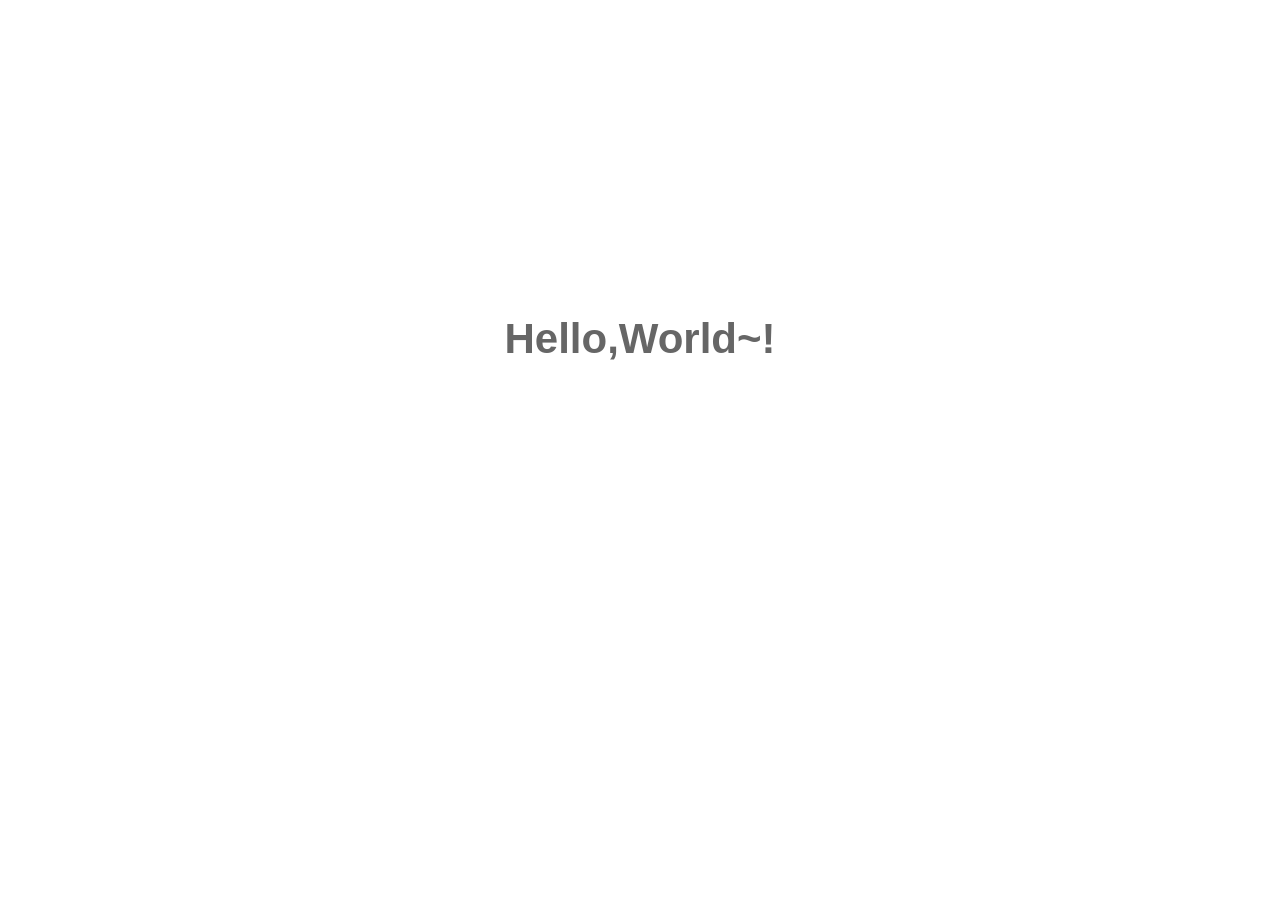
<file: index.html>
<!DOCTYPE html>
<html lang="en">
<head>
    <meta charset="UTF-8">
    <title>Hello,World!!</title>
    <style>
        body {
            display: flex;
            justify-content: center;
            height: 100vh;
            margin: 0;
        }

        .aurora-text {
            color: #666666;
            text-decoration: none;
            font-weight: bold;
            font-size: 42px;
            font-family: 'Futura', 'Century Gothic', sans-serif;
            margin-top: 35vh;
            position: relative;
            display: inline-block;
            transition: color 0.3s ease;
        }

        .aurora-text:hover {
            color: transparent;
            background: linear-gradient(
                270deg,
                #00f0ff,
                #7042fc,
                #ff006e,
                #ffbd59,
                #00f0ff,
                #7042fc,
                #ff006e,
                #ffbd59
            );
            background-size: 500% 100%;
            -webkit-background-clip: text;
            background-clip: text;
            animation: auroraWave 20s linear infinite;
            filter: brightness(1.2) contrast(1.1);
        }

        .aurora-text::after {
            content: attr(data-text);
            position: absolute;
            top: 0;
            left: 0;
            width: 100%;
            height: 100%;
            z-index: -1;
            display: flex;
            align-items: center;
            justify-content: center;
            opacity: 0;
            transition: opacity 0.3s ease;
            pointer-events: none;
        }

        .aurora-text:hover::after {
            opacity: 0.7;
            background: linear-gradient(
                270deg,
                rgba(0,240,255,0.3),
                rgba(112,66,252,0.3),
                rgba(255,0,110,0.3),
                rgba(255,189,89,0.3)
            );
            background-size: 500% 100%;
            -webkit-background-clip: text;
            background-clip: text;
            -webkit-text-fill-color: transparent;
            animation: auroraWave 14s linear infinite reverse;
            filter: blur(16px);
        }

        @keyframes auroraWave {
            0%   { background-position: 0% 50%; }
            100% { background-position: 500% 50%; }
        }
    </style>
</head>
<body>
    <div style="text-align: center;">
        <a class="aurora-text" href="/blog" data-text="Hello,World~!">Hello,World~!</a>
    </div>
</body>
</html>
</file>
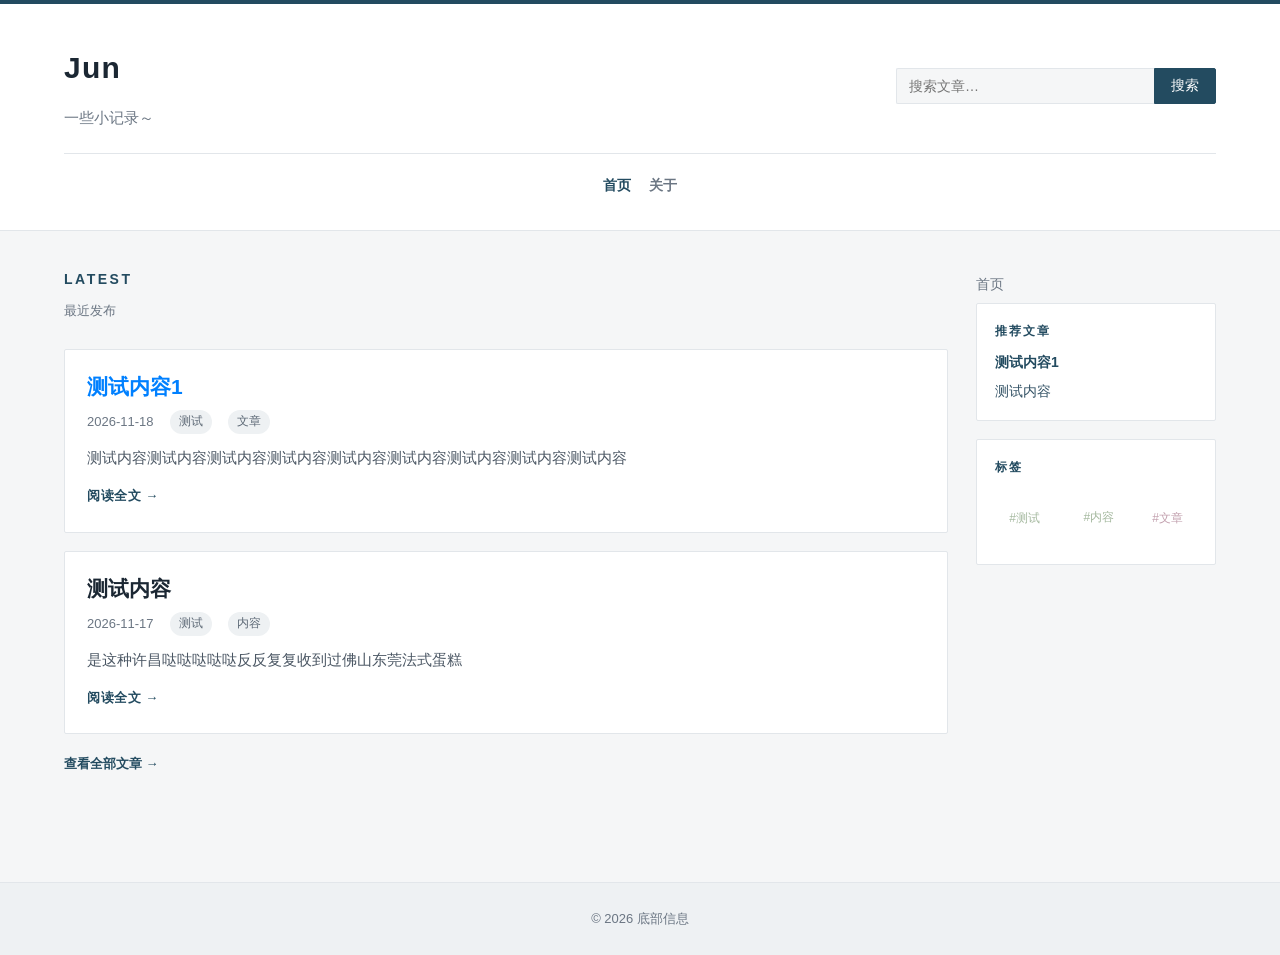
<file: blog/index.html>
<!doctype html>
<html lang="zh-CN">
<head>
  <meta charset="UTF-8">
  <meta name="viewport" content="width=device-width, initial-scale=1.0">
  <title>Jun</title>
  <link rel="stylesheet" href="assets/style.css"><style>pre code.hljs {
  display: block;
  overflow-x: auto;
  padding: 1em
}
code.hljs {
  padding: 3px 5px
}
/*!
  Theme: GitHub
  Description: Light theme as seen on github.com
  Author: github.com
  Maintainer: @Hirse
  Updated: 2021-05-15

  Outdated base version: https://github.com/primer/github-syntax-light
  Current colors taken from GitHub's CSS
*/
.hljs {
  color: #24292e;
  background: #ffffff
}
.hljs-doctag,
.hljs-keyword,
.hljs-meta .hljs-keyword,
.hljs-template-tag,
.hljs-template-variable,
.hljs-type,
.hljs-variable.language_ {
  /* prettylights-syntax-keyword */
  color: #d73a49
}
.hljs-title,
.hljs-title.class_,
.hljs-title.class_.inherited__,
.hljs-title.function_ {
  /* prettylights-syntax-entity */
  color: #6f42c1
}
.hljs-attr,
.hljs-attribute,
.hljs-literal,
.hljs-meta,
.hljs-number,
.hljs-operator,
.hljs-variable,
.hljs-selector-attr,
.hljs-selector-class,
.hljs-selector-id {
  /* prettylights-syntax-constant */
  color: #005cc5
}
.hljs-regexp,
.hljs-string,
.hljs-meta .hljs-string {
  /* prettylights-syntax-string */
  color: #032f62
}
.hljs-built_in,
.hljs-symbol {
  /* prettylights-syntax-variable */
  color: #e36209
}
.hljs-comment,
.hljs-code,
.hljs-formula {
  /* prettylights-syntax-comment */
  color: #6a737d
}
.hljs-name,
.hljs-quote,
.hljs-selector-tag,
.hljs-selector-pseudo {
  /* prettylights-syntax-entity-tag */
  color: #22863a
}
.hljs-subst {
  /* prettylights-syntax-storage-modifier-import */
  color: #24292e
}
.hljs-section {
  /* prettylights-syntax-markup-heading */
  color: #005cc5;
  font-weight: bold
}
.hljs-bullet {
  /* prettylights-syntax-markup-list */
  color: #735c0f
}
.hljs-emphasis {
  /* prettylights-syntax-markup-italic */
  color: #24292e;
  font-style: italic
}
.hljs-strong {
  /* prettylights-syntax-markup-bold */
  color: #24292e;
  font-weight: bold
}
.hljs-addition {
  /* prettylights-syntax-markup-inserted */
  color: #22863a;
  background-color: #f0fff4
}
.hljs-deletion {
  /* prettylights-syntax-markup-deleted */
  color: #b31d28;
  background-color: #ffeef0
}
.hljs-char.escape_,
.hljs-link,
.hljs-params,
.hljs-property,
.hljs-punctuation,
.hljs-tag {
  /* purposely ignored */
  
}
.post-content .code-block { display: flex; flex-direction: column; margin: 1.4em 0; border: 1px solid #e6eaed; border-radius: 3px; overflow: hidden; background: #f6f8fa; }
.post-content .code-block__toolbar { display: flex; justify-content: flex-end; padding: 4px 10px; background: #f0f2f4; border-bottom: 1px solid #e6eaed; }
.post-content .code-block__copy { display: inline-flex; align-items: center; gap: 4px; padding: 2px 8px; color: #57606a; background: #fff; border: 1px solid #d0d7de; border-radius: 3px; font-size: 11px; line-height: 18px; cursor: pointer; }
.post-content .code-block__copy:hover { color: #0969da; border-color: #0969da; }
.post-content .code-block__copy.is-copied { color: #1a7f37; border-color: #1a7f37; }
.post-content .code-block__main { display: flex; min-width: 0; }
.post-content .code-block__gutter { flex: none; margin: 0; padding: 14px 10px 14px 14px; border-right: 1px solid #e6eaed; background: #f0f2f4; color: #9aa5af; text-align: right; white-space: pre; user-select: none; font-family: 'SFMono-Regular', Consolas, 'Liberation Mono', Menlo, monospace; font-size: 13px; line-height: 1.7; }
.post-content .code-block__pre { flex: 1; min-width: 0; margin: 0; padding: 14px 16px; overflow-x: auto; background: transparent; font-family: 'SFMono-Regular', Consolas, 'Liberation Mono', Menlo, monospace; font-size: 13px; line-height: 1.7; }
.post-content .code-block__pre code.hljs { padding: 0; background: transparent; white-space: pre; }</style>
</head>
<body>
<header class="site-header">
  <div class="site-header__inner">
    <div class="site-header__top">
      <div class="site-header__brand">
        <h1 class="site-title"><a href="index.html">Jun</a></h1>
        <p class="site-desc">一些小记录～</p>
      </div>
      <form class="site-search" action="search.html" method="get" role="search">
        <input type="search" name="q" class="site-search__input" placeholder="搜索文章…" autocomplete="off" aria-label="搜索文章">
        <button type="submit" class="site-search__submit">搜索</button>
      </form>
    </div>
    <nav class="site-nav">
      <div class="site-menu site-menu--head">
    <div class="site-menu__item">
      <a class="is-active" href="index.html">首页</a>
    </div>
    <div class="site-menu__item">
      <a href="pages/about.html">关于</a>
    </div>
  </div>
      
    </nav>
  </div>
</header>
<main class="site-main">
  
  <section class="section-block">
    <h2 class="section-title">Latest</h2>
    <p class="section-count">最近发布</p>
    <div class="post-list">
      
      <article class="post-item">
        
        <div class="post-item__body">
          <h2><a href="posts/uncategorized/article-9a2keTfAmd.html" style="color:#0080ff">测试内容1</a></h2>
          <div class="post-meta"><span>2026-11-18</span><span class="post-meta__tag">测试</span><span class="post-meta__tag">文章</span></div>
          <p class="post-summary">测试内容测试内容测试内容测试内容测试内容测试内容测试内容测试内容测试内容</p>
          <a class="read-more" href="posts/uncategorized/article-9a2keTfAmd.html">阅读全文 →</a>
        </div>
      </article>
      
      <article class="post-item">
        
        <div class="post-item__body">
          <h2><a href="posts/uncategorized/article-iF2oNzbaLW.html" style="color:#1b2733">测试内容</a></h2>
          <div class="post-meta"><span>2026-11-17</span><span class="post-meta__tag">测试</span><span class="post-meta__tag">内容</span></div>
          <p class="post-summary">是这种许昌哒哒哒哒哒反反复复收到过佛山东莞法式蛋糕</p>
          <a class="read-more" href="posts/uncategorized/article-iF2oNzbaLW.html">阅读全文 →</a>
        </div>
      </article>
      
      
    </div>
    <a class="section-more" href="posts/list.html">查看全部文章 →</a>
  </section>
  <aside class="site-aside">
<nav class="site-menu site-menu--sidebar">
    <a class="site-menu__link" href="index.html">首页</a>
  </nav>
<section class="side-block side-block--posts">
    <h3>推荐文章</h3>
    <ul class="related-list">
      <li class="related-list__item related-list__item--lv5"><a href="posts/uncategorized/article-9a2keTfAmd.html">测试内容1</a></li>
      <li class="related-list__item related-list__item--lv4"><a href="posts/uncategorized/article-iF2oNzbaLW.html">测试内容</a></li>
    </ul>
  </section>
<section class="side-block side-block--tags">
    <h3>标签</h3>
    <div class="tag-cloud" style="height:58px">
      <a class="tag-cloud__item tag-cloud__item--lv1" style="--x:14.7%;--y:51.2%;--dur:8.1s;--delay:-4.5s;color:#a4b89e" href="posts/tags/%E6%B5%8B%E8%AF%95/list.html">#测试</a>
      <a class="tag-cloud__item tag-cloud__item--lv1" style="--x:51.4%;--y:50.2%;--dur:7.6s;--delay:-1.6s;color:#a4b89e" href="posts/tags/%E5%86%85%E5%AE%B9/list.html">#内容</a>
      <a class="tag-cloud__item tag-cloud__item--lv1" style="--x:85.4%;--y:51.3%;--dur:8.8s;--delay:-1.6s;color:#c2a0ae" href="posts/tags/%E6%96%87%E7%AB%A0/list.html">#文章</a>
    </div>
  </section>
</aside>
</main>
<footer class="site-footer">© 2026 底部信息</footer>
<script>(function(){var COPY="<svg viewBox=\"0 0 24 24\" width=\"14\" height=\"14\" fill=\"none\" stroke=\"currentColor\" stroke-width=\"2\" stroke-linecap=\"round\" stroke-linejoin=\"round\" aria-hidden=\"true\"><rect x=\"9\" y=\"9\" width=\"13\" height=\"13\" rx=\"2\" ry=\"2\"></rect><path d=\"M5 15H4a2 2 0 0 1-2-2V4a2 2 0 0 1 2-2h9a2 2 0 0 1 2 2v1\"></path></svg>",CHECK="<svg viewBox=\"0 0 24 24\" width=\"14\" height=\"14\" fill=\"none\" stroke=\"currentColor\" stroke-width=\"2\" stroke-linecap=\"round\" stroke-linejoin=\"round\" aria-hidden=\"true\"><polyline points=\"20 6 9 17 4 12\"></polyline></svg>";function reset(b){b.classList.remove('is-copied');b.innerHTML=COPY+'<span class="code-block__copy-label">复制</span>';}function done(b){if(b._resetTimer)clearTimeout(b._resetTimer);b.classList.add('is-copied');b.innerHTML=CHECK+'<span class="code-block__copy-label">已复制</span>';b._resetTimer=setTimeout(function(){reset(b);},1600);}function fallback(t){var a=document.createElement('textarea');a.value=t;a.setAttribute('readonly','');a.style.position='fixed';a.style.opacity='0';document.body.appendChild(a);a.select();try{document.execCommand('copy');}catch(e){}document.body.removeChild(a);}document.addEventListener('click',function(e){var b=e.target&&e.target.closest&&e.target.closest('.code-block__copy');if(!b)return;var block=b.closest('.code-block');var code=block&&block.querySelector('.code-block__pre code');if(!code)return;var text=code.textContent||'';done(b);if(navigator.clipboard&&navigator.clipboard.writeText){navigator.clipboard.writeText(text).catch(function(){fallback(text);});}else{fallback(text);}});})();</script>
</body>
</html>
</file>
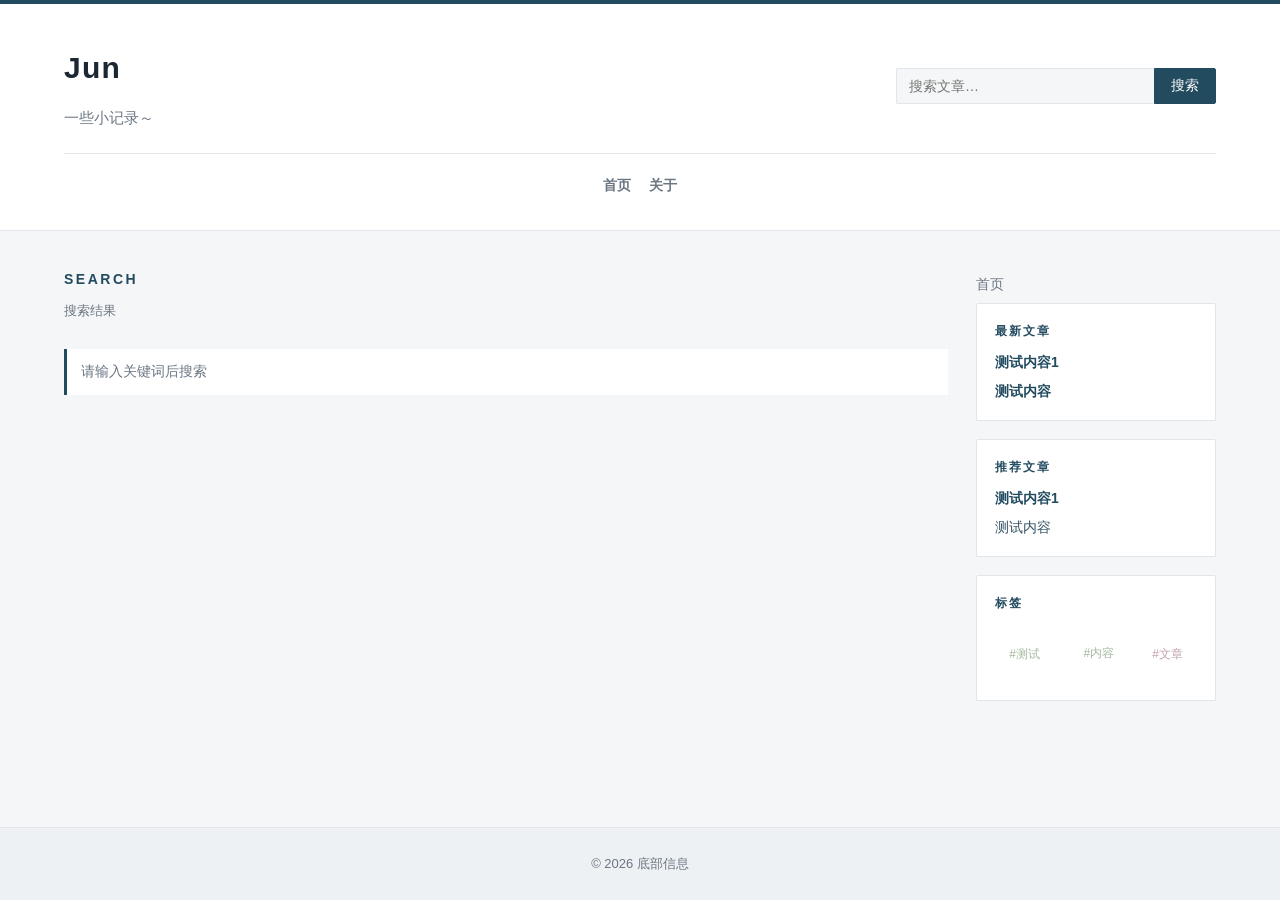
<file: blog/search.html>
<!doctype html>
<html lang="zh-CN">
<head>
  <meta charset="UTF-8">
  <meta name="viewport" content="width=device-width, initial-scale=1.0">
  <title>单页面 - Jun</title>
  <link rel="stylesheet" href="assets/style.css"><style>pre code.hljs {
  display: block;
  overflow-x: auto;
  padding: 1em
}
code.hljs {
  padding: 3px 5px
}
/*!
  Theme: GitHub
  Description: Light theme as seen on github.com
  Author: github.com
  Maintainer: @Hirse
  Updated: 2021-05-15

  Outdated base version: https://github.com/primer/github-syntax-light
  Current colors taken from GitHub's CSS
*/
.hljs {
  color: #24292e;
  background: #ffffff
}
.hljs-doctag,
.hljs-keyword,
.hljs-meta .hljs-keyword,
.hljs-template-tag,
.hljs-template-variable,
.hljs-type,
.hljs-variable.language_ {
  /* prettylights-syntax-keyword */
  color: #d73a49
}
.hljs-title,
.hljs-title.class_,
.hljs-title.class_.inherited__,
.hljs-title.function_ {
  /* prettylights-syntax-entity */
  color: #6f42c1
}
.hljs-attr,
.hljs-attribute,
.hljs-literal,
.hljs-meta,
.hljs-number,
.hljs-operator,
.hljs-variable,
.hljs-selector-attr,
.hljs-selector-class,
.hljs-selector-id {
  /* prettylights-syntax-constant */
  color: #005cc5
}
.hljs-regexp,
.hljs-string,
.hljs-meta .hljs-string {
  /* prettylights-syntax-string */
  color: #032f62
}
.hljs-built_in,
.hljs-symbol {
  /* prettylights-syntax-variable */
  color: #e36209
}
.hljs-comment,
.hljs-code,
.hljs-formula {
  /* prettylights-syntax-comment */
  color: #6a737d
}
.hljs-name,
.hljs-quote,
.hljs-selector-tag,
.hljs-selector-pseudo {
  /* prettylights-syntax-entity-tag */
  color: #22863a
}
.hljs-subst {
  /* prettylights-syntax-storage-modifier-import */
  color: #24292e
}
.hljs-section {
  /* prettylights-syntax-markup-heading */
  color: #005cc5;
  font-weight: bold
}
.hljs-bullet {
  /* prettylights-syntax-markup-list */
  color: #735c0f
}
.hljs-emphasis {
  /* prettylights-syntax-markup-italic */
  color: #24292e;
  font-style: italic
}
.hljs-strong {
  /* prettylights-syntax-markup-bold */
  color: #24292e;
  font-weight: bold
}
.hljs-addition {
  /* prettylights-syntax-markup-inserted */
  color: #22863a;
  background-color: #f0fff4
}
.hljs-deletion {
  /* prettylights-syntax-markup-deleted */
  color: #b31d28;
  background-color: #ffeef0
}
.hljs-char.escape_,
.hljs-link,
.hljs-params,
.hljs-property,
.hljs-punctuation,
.hljs-tag {
  /* purposely ignored */
  
}
.post-content .code-block { display: flex; flex-direction: column; margin: 1.4em 0; border: 1px solid #e6eaed; border-radius: 3px; overflow: hidden; background: #f6f8fa; }
.post-content .code-block__toolbar { display: flex; justify-content: flex-end; padding: 4px 10px; background: #f0f2f4; border-bottom: 1px solid #e6eaed; }
.post-content .code-block__copy { display: inline-flex; align-items: center; gap: 4px; padding: 2px 8px; color: #57606a; background: #fff; border: 1px solid #d0d7de; border-radius: 3px; font-size: 11px; line-height: 18px; cursor: pointer; }
.post-content .code-block__copy:hover { color: #0969da; border-color: #0969da; }
.post-content .code-block__copy.is-copied { color: #1a7f37; border-color: #1a7f37; }
.post-content .code-block__main { display: flex; min-width: 0; }
.post-content .code-block__gutter { flex: none; margin: 0; padding: 14px 10px 14px 14px; border-right: 1px solid #e6eaed; background: #f0f2f4; color: #9aa5af; text-align: right; white-space: pre; user-select: none; font-family: 'SFMono-Regular', Consolas, 'Liberation Mono', Menlo, monospace; font-size: 13px; line-height: 1.7; }
.post-content .code-block__pre { flex: 1; min-width: 0; margin: 0; padding: 14px 16px; overflow-x: auto; background: transparent; font-family: 'SFMono-Regular', Consolas, 'Liberation Mono', Menlo, monospace; font-size: 13px; line-height: 1.7; }
.post-content .code-block__pre code.hljs { padding: 0; background: transparent; white-space: pre; }</style>
</head>
<body>
<header class="site-header">
  <div class="site-header__inner">
    <div class="site-header__top">
      <div class="site-header__brand">
        <h1 class="site-title"><a href="index.html">Jun</a></h1>
        <p class="site-desc">一些小记录～</p>
      </div>
      <form class="site-search" action="search.html" method="get" role="search">
        <input type="search" name="q" class="site-search__input" placeholder="搜索文章…" autocomplete="off" aria-label="搜索文章">
        <button type="submit" class="site-search__submit">搜索</button>
      </form>
    </div>
    <nav class="site-nav">
      <div class="site-menu site-menu--head">
    <div class="site-menu__item">
      <a href="index.html">首页</a>
    </div>
    <div class="site-menu__item">
      <a href="pages/about.html">关于</a>
    </div>
  </div>
      
    </nav>
  </div>
</header>
<main class="site-main">
  <h2 class="section-title">Search</h2>
  <p class="section-count">搜索结果</p>
  <div class="search-summary" id="search-summary"></div>
  <div class="post-list" id="search-results"></div>
  <aside class="site-aside">
<nav class="site-menu site-menu--sidebar">
    <a class="site-menu__link" href="index.html">首页</a>
  </nav>
<section class="side-block side-block--posts">
    <h3>推荐文章</h3>
    <ul class="related-list">
      <li class="related-list__item related-list__item--lv5"><a href="posts/uncategorized/article-9a2keTfAmd.html">测试内容1</a></li>
      <li class="related-list__item related-list__item--lv4"><a href="posts/uncategorized/article-iF2oNzbaLW.html">测试内容</a></li>
    </ul>
  </section>
<section class="side-block side-block--tags">
    <h3>标签</h3>
    <div class="tag-cloud" style="height:58px">
      <a class="tag-cloud__item tag-cloud__item--lv1" style="--x:14.7%;--y:51.2%;--dur:8.1s;--delay:-4.5s;color:#a4b89e" href="posts/tags/%E6%B5%8B%E8%AF%95/list.html">#测试</a>
      <a class="tag-cloud__item tag-cloud__item--lv1" style="--x:51.4%;--y:50.2%;--dur:7.6s;--delay:-1.6s;color:#a4b89e" href="posts/tags/%E5%86%85%E5%AE%B9/list.html">#内容</a>
      <a class="tag-cloud__item tag-cloud__item--lv1" style="--x:85.4%;--y:51.3%;--dur:8.8s;--delay:-1.6s;color:#c2a0ae" href="posts/tags/%E6%96%87%E7%AB%A0/list.html">#文章</a>
    </div>
  </section>
</aside>
</main>
<script>
(function () {
  var DATA = [{"t":"测试内容1","s":"测试内容测试内容测试内容测试内容测试内容测试内容测试内容测试内容测试内容","u":"posts/uncategorized/article-9a2keTfAmd.html","d":"2026-11-18"},{"t":"测试内容","s":"是这种许昌哒哒哒哒哒反反复复收到过佛山东莞法式蛋糕","u":"posts/uncategorized/article-iF2oNzbaLW.html","d":"2026-11-17"}];
  var summary = document.getElementById('search-summary');
  var box = document.getElementById('search-results');
  if (!summary || !box) return;
  function esc(value) {
    return String(value == null ? '' : value).replace(/[&<>"']/g, function (c) {
      return { '&': '&amp;', '<': '&lt;', '>': '&gt;', '"': '&quot;', "'": '&#39;' }[c];
    });
  }
  var params = new URLSearchParams(window.location.search);
  var query = (params.get('q') || '').trim().toLowerCase();
  if (!query) {
    summary.textContent = '请输入关键词后搜索';
    return;
  }
  var hits = DATA.filter(function (post) {
    return (post.t + ' ' + post.s).toLowerCase().indexOf(query) > -1;
  });
  summary.textContent = '找到 ' + hits.length + ' 篇与「' + query + '」相关的文章';
  if (!hits.length) {
    box.innerHTML = '<div class="empty">没有匹配的文章</div>';
    return;
  }
  box.innerHTML = hits.map(function (post) {
    return '<article class="post-item">' +
      '<div class="post-item__body">' +
      '<h2><a href="' + esc(post.u) + '">' + esc(post.t) + '</a></h2>' +
      (post.d ? '<div class="post-meta"><span>' + esc(post.d) + '</span></div>' : '') +
      '<p class="post-summary">' + esc(post.s) + '</p>' +
      '<a class="read-more" href="' + esc(post.u) + '">阅读全文 →</a>' +
      '</div></article>';
  }).join('');
})();
</script>
<footer class="site-footer">© 2026 底部信息</footer>
<script>(function(){var COPY="<svg viewBox=\"0 0 24 24\" width=\"14\" height=\"14\" fill=\"none\" stroke=\"currentColor\" stroke-width=\"2\" stroke-linecap=\"round\" stroke-linejoin=\"round\" aria-hidden=\"true\"><rect x=\"9\" y=\"9\" width=\"13\" height=\"13\" rx=\"2\" ry=\"2\"></rect><path d=\"M5 15H4a2 2 0 0 1-2-2V4a2 2 0 0 1 2-2h9a2 2 0 0 1 2 2v1\"></path></svg>",CHECK="<svg viewBox=\"0 0 24 24\" width=\"14\" height=\"14\" fill=\"none\" stroke=\"currentColor\" stroke-width=\"2\" stroke-linecap=\"round\" stroke-linejoin=\"round\" aria-hidden=\"true\"><polyline points=\"20 6 9 17 4 12\"></polyline></svg>";function reset(b){b.classList.remove('is-copied');b.innerHTML=COPY+'<span class="code-block__copy-label">复制</span>';}function done(b){if(b._resetTimer)clearTimeout(b._resetTimer);b.classList.add('is-copied');b.innerHTML=CHECK+'<span class="code-block__copy-label">已复制</span>';b._resetTimer=setTimeout(function(){reset(b);},1600);}function fallback(t){var a=document.createElement('textarea');a.value=t;a.setAttribute('readonly','');a.style.position='fixed';a.style.opacity='0';document.body.appendChild(a);a.select();try{document.execCommand('copy');}catch(e){}document.body.removeChild(a);}document.addEventListener('click',function(e){var b=e.target&&e.target.closest&&e.target.closest('.code-block__copy');if(!b)return;var block=b.closest('.code-block');var code=block&&block.querySelector('.code-block__pre code');if(!code)return;var text=code.textContent||'';done(b);if(navigator.clipboard&&navigator.clipboard.writeText){navigator.clipboard.writeText(text).catch(function(){fallback(text);});}else{fallback(text);}});})();</script>
<script src="assets/recommend-index.js"></script>
<script>
(function () {
  var DATA = window.__RECOMMEND_INDEX__;
  var CUR = null;
  var aside = document.querySelector('.site-aside');
  if (!Array.isArray(DATA) || !aside) return;
  function esc(v) {
    return String(v).replace(/[&<>"']/g, function (c) {
      return { '&': '&amp;', '<': '&lt;', '>': '&gt;', '"': '&quot;', "'": '&#39;' }[c];
    });
  }
  var prefix = "";

  // 详情页：按相关度重排推荐列表（无相关结果时保留模板原有内容）
  if (CUR) {
    var scored = DATA.filter(function (p) { return p.i !== CUR.i; }).map(function (p) {
      var shared = p.g.filter(function (t) { return CUR.g.indexOf(t) > -1; }).length;
      return { p: p, score: shared * 3 + (p.c && p.c === CUR.c ? 2 : 0) };
    }).filter(function (x) { return x.score > 0; })
      .sort(function (a, b) { return b.score - a.score || b.p.d.localeCompare(a.p.d); })
      .slice(0, 5);
    if (scored.length) {
      var list = aside.querySelector('.related-list');
      if (!list) {
        var block = document.createElement('section');
        block.className = 'side-block side-block--posts';
        block.innerHTML = '<h3>推荐文章</h3><ul class="related-list"></ul>';
        aside.appendChild(block);
        list = block.querySelector('.related-list');
      }
      list.innerHTML = scored.map(function (x) {
        var lv = String(Math.min(5, Math.max(1, Math.ceil(x.score / 2))));
        return '<li class="related-list__item related-list__item--lv' + lv + '"><a href="' + esc(prefix + x.p.u) + '">' + esc(x.p.t) + '</a></li>';
      }).join('');
    }
  }

  // 最新文章：排除当前文章后按日期降序取前 10 条，幂等更新区块
  var latest = DATA.filter(function (p) { return !CUR || p.i !== CUR.i; })
    .slice().sort(function (a, b) { return (b.d || '').localeCompare(a.d || ''); })
    .slice(0, 10);
  if (latest.length) {
    var latestBlock = aside.querySelector('.side-block--latest');
    if (!latestBlock) {
      latestBlock = document.createElement('section');
      latestBlock.className = 'side-block side-block--latest';
      latestBlock.innerHTML = '<h3>最新文章</h3><ul class="related-list"></ul>';
      var postsBlock = aside.querySelector('.side-block--posts');
      if (postsBlock) {
        aside.insertBefore(latestBlock, postsBlock);
      } else {
        aside.insertBefore(latestBlock, aside.firstChild);
      }
    }
    latestBlock.querySelector('.related-list').innerHTML = latest.map(function (p, i) {
      var lv = String(Math.max(1, 5 - Math.floor(i / 2)));
      return '<li class="related-list__item related-list__item--lv' + lv + '"><a href="' + esc(prefix + p.u) + '">' + esc(p.t) + '</a></li>';
    }).join('');
  }
})();
</script>
</body>
</html>
</file>
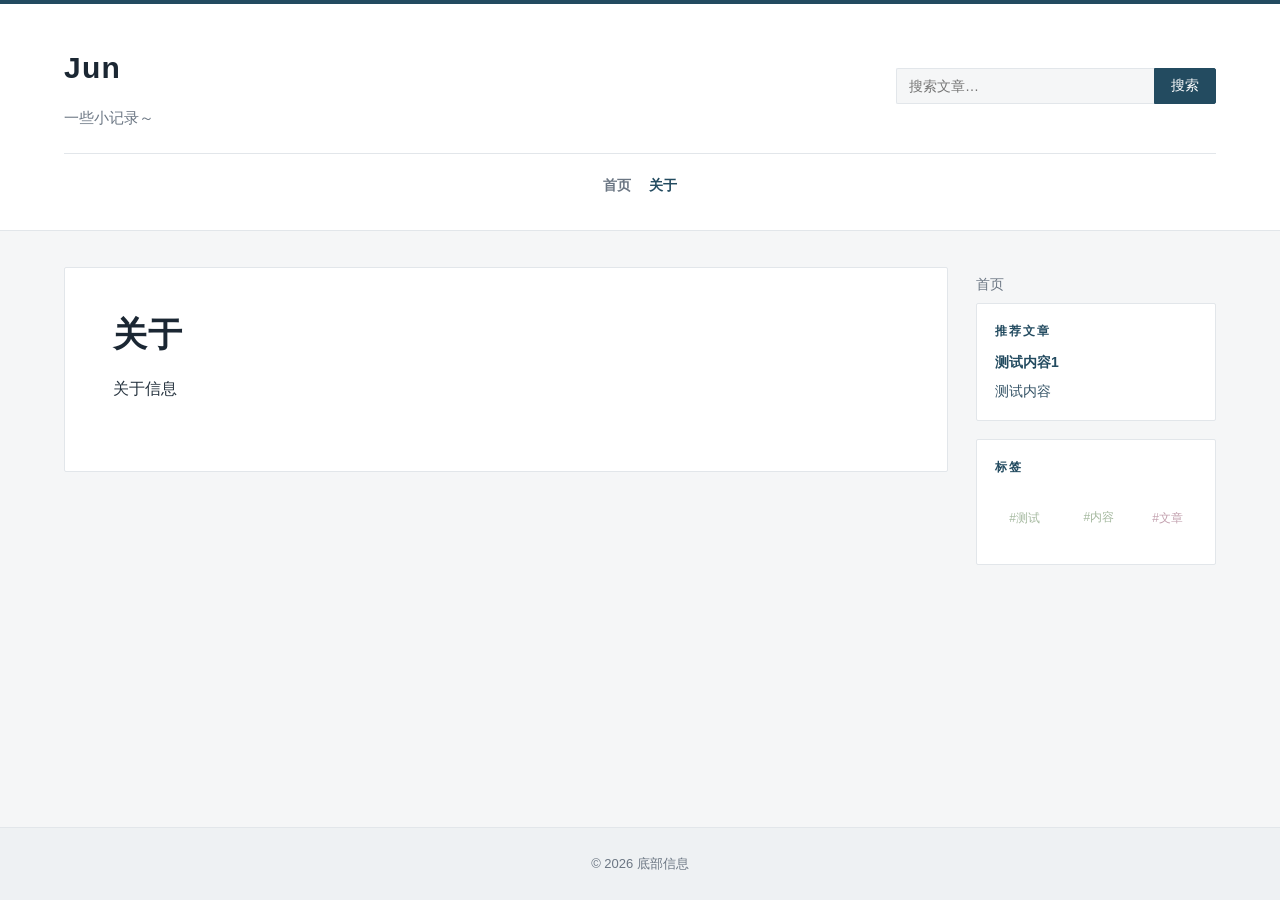
<file: blog/pages/about.html>
<!doctype html>
<html lang="zh-CN">
<head>
  <meta charset="UTF-8">
  <meta name="viewport" content="width=device-width, initial-scale=1.0">
  <title>关于 - Jun</title>
  <link rel="stylesheet" href="../assets/style.css"><style>pre code.hljs {
  display: block;
  overflow-x: auto;
  padding: 1em
}
code.hljs {
  padding: 3px 5px
}
/*!
  Theme: GitHub
  Description: Light theme as seen on github.com
  Author: github.com
  Maintainer: @Hirse
  Updated: 2021-05-15

  Outdated base version: https://github.com/primer/github-syntax-light
  Current colors taken from GitHub's CSS
*/
.hljs {
  color: #24292e;
  background: #ffffff
}
.hljs-doctag,
.hljs-keyword,
.hljs-meta .hljs-keyword,
.hljs-template-tag,
.hljs-template-variable,
.hljs-type,
.hljs-variable.language_ {
  /* prettylights-syntax-keyword */
  color: #d73a49
}
.hljs-title,
.hljs-title.class_,
.hljs-title.class_.inherited__,
.hljs-title.function_ {
  /* prettylights-syntax-entity */
  color: #6f42c1
}
.hljs-attr,
.hljs-attribute,
.hljs-literal,
.hljs-meta,
.hljs-number,
.hljs-operator,
.hljs-variable,
.hljs-selector-attr,
.hljs-selector-class,
.hljs-selector-id {
  /* prettylights-syntax-constant */
  color: #005cc5
}
.hljs-regexp,
.hljs-string,
.hljs-meta .hljs-string {
  /* prettylights-syntax-string */
  color: #032f62
}
.hljs-built_in,
.hljs-symbol {
  /* prettylights-syntax-variable */
  color: #e36209
}
.hljs-comment,
.hljs-code,
.hljs-formula {
  /* prettylights-syntax-comment */
  color: #6a737d
}
.hljs-name,
.hljs-quote,
.hljs-selector-tag,
.hljs-selector-pseudo {
  /* prettylights-syntax-entity-tag */
  color: #22863a
}
.hljs-subst {
  /* prettylights-syntax-storage-modifier-import */
  color: #24292e
}
.hljs-section {
  /* prettylights-syntax-markup-heading */
  color: #005cc5;
  font-weight: bold
}
.hljs-bullet {
  /* prettylights-syntax-markup-list */
  color: #735c0f
}
.hljs-emphasis {
  /* prettylights-syntax-markup-italic */
  color: #24292e;
  font-style: italic
}
.hljs-strong {
  /* prettylights-syntax-markup-bold */
  color: #24292e;
  font-weight: bold
}
.hljs-addition {
  /* prettylights-syntax-markup-inserted */
  color: #22863a;
  background-color: #f0fff4
}
.hljs-deletion {
  /* prettylights-syntax-markup-deleted */
  color: #b31d28;
  background-color: #ffeef0
}
.hljs-char.escape_,
.hljs-link,
.hljs-params,
.hljs-property,
.hljs-punctuation,
.hljs-tag {
  /* purposely ignored */
  
}
.post-content .code-block { display: flex; flex-direction: column; margin: 1.4em 0; border: 1px solid #e6eaed; border-radius: 3px; overflow: hidden; background: #f6f8fa; }
.post-content .code-block__toolbar { display: flex; justify-content: flex-end; padding: 4px 10px; background: #f0f2f4; border-bottom: 1px solid #e6eaed; }
.post-content .code-block__copy { display: inline-flex; align-items: center; gap: 4px; padding: 2px 8px; color: #57606a; background: #fff; border: 1px solid #d0d7de; border-radius: 3px; font-size: 11px; line-height: 18px; cursor: pointer; }
.post-content .code-block__copy:hover { color: #0969da; border-color: #0969da; }
.post-content .code-block__copy.is-copied { color: #1a7f37; border-color: #1a7f37; }
.post-content .code-block__main { display: flex; min-width: 0; }
.post-content .code-block__gutter { flex: none; margin: 0; padding: 14px 10px 14px 14px; border-right: 1px solid #e6eaed; background: #f0f2f4; color: #9aa5af; text-align: right; white-space: pre; user-select: none; font-family: 'SFMono-Regular', Consolas, 'Liberation Mono', Menlo, monospace; font-size: 13px; line-height: 1.7; }
.post-content .code-block__pre { flex: 1; min-width: 0; margin: 0; padding: 14px 16px; overflow-x: auto; background: transparent; font-family: 'SFMono-Regular', Consolas, 'Liberation Mono', Menlo, monospace; font-size: 13px; line-height: 1.7; }
.post-content .code-block__pre code.hljs { padding: 0; background: transparent; white-space: pre; }</style>
</head>
<body>
<header class="site-header">
  <div class="site-header__inner">
    <div class="site-header__top">
      <div class="site-header__brand">
        <h1 class="site-title"><a href="../index.html">Jun</a></h1>
        <p class="site-desc">一些小记录～</p>
      </div>
      <form class="site-search" action="../search.html" method="get" role="search">
        <input type="search" name="q" class="site-search__input" placeholder="搜索文章…" autocomplete="off" aria-label="搜索文章">
        <button type="submit" class="site-search__submit">搜索</button>
      </form>
    </div>
    <nav class="site-nav">
      <div class="site-menu site-menu--head">
    <div class="site-menu__item">
      <a href="../index.html">首页</a>
    </div>
    <div class="site-menu__item">
      <a class="is-active" href="../pages/about.html">关于</a>
    </div>
  </div>
      
    </nav>
  </div>
</header>
<main class="site-main">
  <article class="post-detail">
    <h1>关于</h1>
    <div class="post-content"><p>关于信息</p></div>
  </article>
  <aside class="site-aside">
<nav class="site-menu site-menu--sidebar">
    <a class="site-menu__link" href="../index.html">首页</a>
  </nav>
<section class="side-block side-block--posts">
    <h3>推荐文章</h3>
    <ul class="related-list">
      <li class="related-list__item related-list__item--lv5"><a href="../posts/uncategorized/article-9a2keTfAmd.html">测试内容1</a></li>
      <li class="related-list__item related-list__item--lv4"><a href="../posts/uncategorized/article-iF2oNzbaLW.html">测试内容</a></li>
    </ul>
  </section>
<section class="side-block side-block--tags">
    <h3>标签</h3>
    <div class="tag-cloud" style="height:58px">
      <a class="tag-cloud__item tag-cloud__item--lv1" style="--x:14.7%;--y:51.2%;--dur:8.1s;--delay:-4.5s;color:#a4b89e" href="../posts/tags/%E6%B5%8B%E8%AF%95/list.html">#测试</a>
      <a class="tag-cloud__item tag-cloud__item--lv1" style="--x:51.4%;--y:50.2%;--dur:7.6s;--delay:-1.6s;color:#a4b89e" href="../posts/tags/%E5%86%85%E5%AE%B9/list.html">#内容</a>
      <a class="tag-cloud__item tag-cloud__item--lv1" style="--x:85.4%;--y:51.3%;--dur:8.8s;--delay:-1.6s;color:#c2a0ae" href="../posts/tags/%E6%96%87%E7%AB%A0/list.html">#文章</a>
    </div>
  </section>
</aside>
</main>
<footer class="site-footer">© 2026 底部信息</footer>
<script>(function(){var COPY="<svg viewBox=\"0 0 24 24\" width=\"14\" height=\"14\" fill=\"none\" stroke=\"currentColor\" stroke-width=\"2\" stroke-linecap=\"round\" stroke-linejoin=\"round\" aria-hidden=\"true\"><rect x=\"9\" y=\"9\" width=\"13\" height=\"13\" rx=\"2\" ry=\"2\"></rect><path d=\"M5 15H4a2 2 0 0 1-2-2V4a2 2 0 0 1 2-2h9a2 2 0 0 1 2 2v1\"></path></svg>",CHECK="<svg viewBox=\"0 0 24 24\" width=\"14\" height=\"14\" fill=\"none\" stroke=\"currentColor\" stroke-width=\"2\" stroke-linecap=\"round\" stroke-linejoin=\"round\" aria-hidden=\"true\"><polyline points=\"20 6 9 17 4 12\"></polyline></svg>";function reset(b){b.classList.remove('is-copied');b.innerHTML=COPY+'<span class="code-block__copy-label">复制</span>';}function done(b){if(b._resetTimer)clearTimeout(b._resetTimer);b.classList.add('is-copied');b.innerHTML=CHECK+'<span class="code-block__copy-label">已复制</span>';b._resetTimer=setTimeout(function(){reset(b);},1600);}function fallback(t){var a=document.createElement('textarea');a.value=t;a.setAttribute('readonly','');a.style.position='fixed';a.style.opacity='0';document.body.appendChild(a);a.select();try{document.execCommand('copy');}catch(e){}document.body.removeChild(a);}document.addEventListener('click',function(e){var b=e.target&&e.target.closest&&e.target.closest('.code-block__copy');if(!b)return;var block=b.closest('.code-block');var code=block&&block.querySelector('.code-block__pre code');if(!code)return;var text=code.textContent||'';done(b);if(navigator.clipboard&&navigator.clipboard.writeText){navigator.clipboard.writeText(text).catch(function(){fallback(text);});}else{fallback(text);}});})();</script>
</body>
</html>
</file>
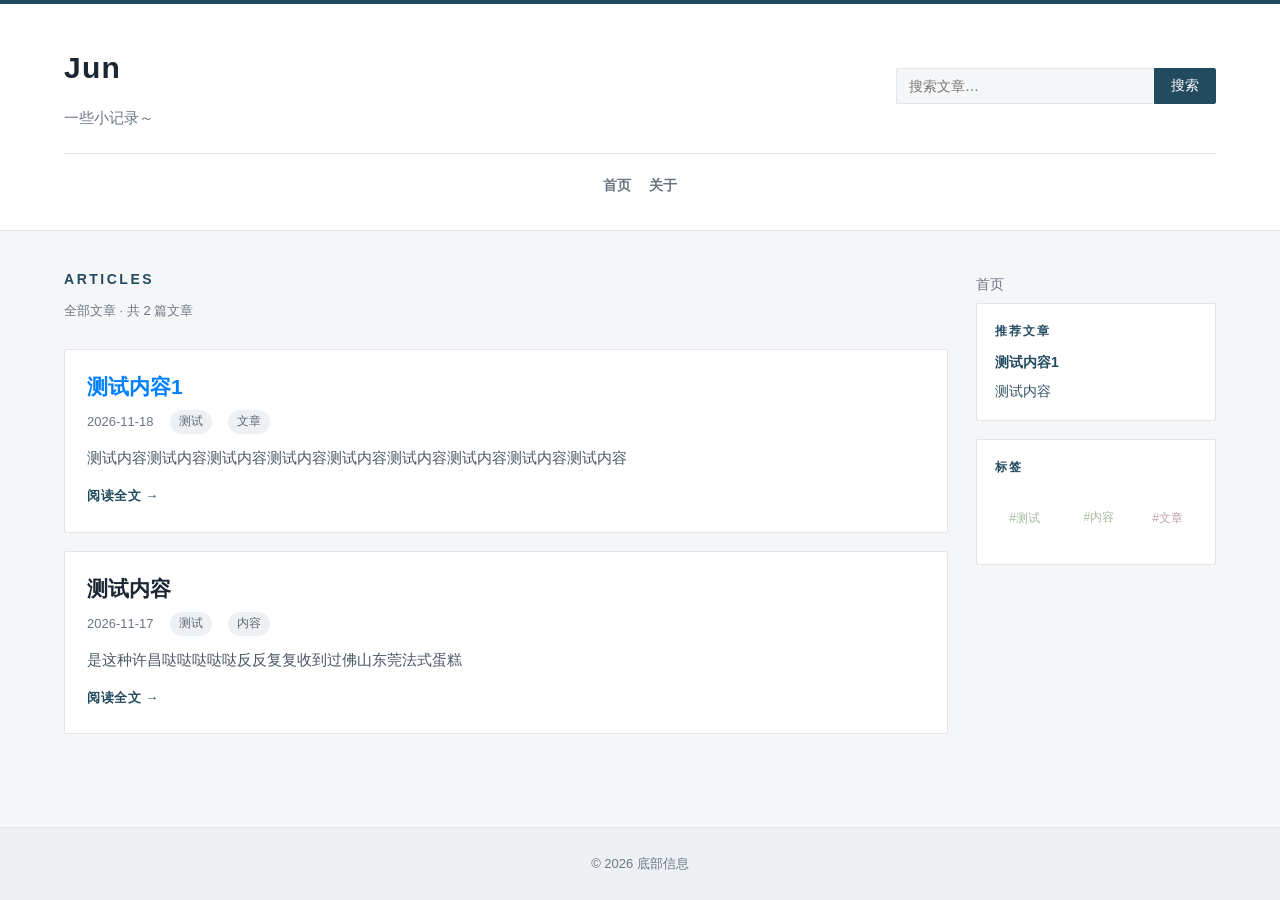
<file: blog/posts/list.html>
<!doctype html>
<html lang="zh-CN">
<head>
  <meta charset="UTF-8">
  <meta name="viewport" content="width=device-width, initial-scale=1.0">
  <title>全部文章 - Jun</title>
  <link rel="stylesheet" href="../assets/style.css"><style>pre code.hljs {
  display: block;
  overflow-x: auto;
  padding: 1em
}
code.hljs {
  padding: 3px 5px
}
/*!
  Theme: GitHub
  Description: Light theme as seen on github.com
  Author: github.com
  Maintainer: @Hirse
  Updated: 2021-05-15

  Outdated base version: https://github.com/primer/github-syntax-light
  Current colors taken from GitHub's CSS
*/
.hljs {
  color: #24292e;
  background: #ffffff
}
.hljs-doctag,
.hljs-keyword,
.hljs-meta .hljs-keyword,
.hljs-template-tag,
.hljs-template-variable,
.hljs-type,
.hljs-variable.language_ {
  /* prettylights-syntax-keyword */
  color: #d73a49
}
.hljs-title,
.hljs-title.class_,
.hljs-title.class_.inherited__,
.hljs-title.function_ {
  /* prettylights-syntax-entity */
  color: #6f42c1
}
.hljs-attr,
.hljs-attribute,
.hljs-literal,
.hljs-meta,
.hljs-number,
.hljs-operator,
.hljs-variable,
.hljs-selector-attr,
.hljs-selector-class,
.hljs-selector-id {
  /* prettylights-syntax-constant */
  color: #005cc5
}
.hljs-regexp,
.hljs-string,
.hljs-meta .hljs-string {
  /* prettylights-syntax-string */
  color: #032f62
}
.hljs-built_in,
.hljs-symbol {
  /* prettylights-syntax-variable */
  color: #e36209
}
.hljs-comment,
.hljs-code,
.hljs-formula {
  /* prettylights-syntax-comment */
  color: #6a737d
}
.hljs-name,
.hljs-quote,
.hljs-selector-tag,
.hljs-selector-pseudo {
  /* prettylights-syntax-entity-tag */
  color: #22863a
}
.hljs-subst {
  /* prettylights-syntax-storage-modifier-import */
  color: #24292e
}
.hljs-section {
  /* prettylights-syntax-markup-heading */
  color: #005cc5;
  font-weight: bold
}
.hljs-bullet {
  /* prettylights-syntax-markup-list */
  color: #735c0f
}
.hljs-emphasis {
  /* prettylights-syntax-markup-italic */
  color: #24292e;
  font-style: italic
}
.hljs-strong {
  /* prettylights-syntax-markup-bold */
  color: #24292e;
  font-weight: bold
}
.hljs-addition {
  /* prettylights-syntax-markup-inserted */
  color: #22863a;
  background-color: #f0fff4
}
.hljs-deletion {
  /* prettylights-syntax-markup-deleted */
  color: #b31d28;
  background-color: #ffeef0
}
.hljs-char.escape_,
.hljs-link,
.hljs-params,
.hljs-property,
.hljs-punctuation,
.hljs-tag {
  /* purposely ignored */
  
}
.post-content .code-block { display: flex; flex-direction: column; margin: 1.4em 0; border: 1px solid #e6eaed; border-radius: 3px; overflow: hidden; background: #f6f8fa; }
.post-content .code-block__toolbar { display: flex; justify-content: flex-end; padding: 4px 10px; background: #f0f2f4; border-bottom: 1px solid #e6eaed; }
.post-content .code-block__copy { display: inline-flex; align-items: center; gap: 4px; padding: 2px 8px; color: #57606a; background: #fff; border: 1px solid #d0d7de; border-radius: 3px; font-size: 11px; line-height: 18px; cursor: pointer; }
.post-content .code-block__copy:hover { color: #0969da; border-color: #0969da; }
.post-content .code-block__copy.is-copied { color: #1a7f37; border-color: #1a7f37; }
.post-content .code-block__main { display: flex; min-width: 0; }
.post-content .code-block__gutter { flex: none; margin: 0; padding: 14px 10px 14px 14px; border-right: 1px solid #e6eaed; background: #f0f2f4; color: #9aa5af; text-align: right; white-space: pre; user-select: none; font-family: 'SFMono-Regular', Consolas, 'Liberation Mono', Menlo, monospace; font-size: 13px; line-height: 1.7; }
.post-content .code-block__pre { flex: 1; min-width: 0; margin: 0; padding: 14px 16px; overflow-x: auto; background: transparent; font-family: 'SFMono-Regular', Consolas, 'Liberation Mono', Menlo, monospace; font-size: 13px; line-height: 1.7; }
.post-content .code-block__pre code.hljs { padding: 0; background: transparent; white-space: pre; }</style>
</head>
<body>
<header class="site-header">
  <div class="site-header__inner">
    <div class="site-header__top">
      <div class="site-header__brand">
        <h1 class="site-title"><a href="../index.html">Jun</a></h1>
        <p class="site-desc">一些小记录～</p>
      </div>
      <form class="site-search" action="../search.html" method="get" role="search">
        <input type="search" name="q" class="site-search__input" placeholder="搜索文章…" autocomplete="off" aria-label="搜索文章">
        <button type="submit" class="site-search__submit">搜索</button>
      </form>
    </div>
    <nav class="site-nav">
      <div class="site-menu site-menu--head">
    <div class="site-menu__item">
      <a href="../index.html">首页</a>
    </div>
    <div class="site-menu__item">
      <a href="../pages/about.html">关于</a>
    </div>
  </div>
      
    </nav>
  </div>
</header>
<main class="site-main">
  <h2 class="section-title">Articles</h2>
  <p class="section-count">全部文章 · 共 2 篇文章</p>
  <div class="post-list">
    
      <article class="post-item">
        
        <div class="post-item__body">
          <h2><a href="../posts/uncategorized/article-9a2keTfAmd.html"  style="color:#0080ff">测试内容1</a></h2>
          <div class="post-meta"><span>2026-11-18</span><span class="post-meta__tag">测试</span><span class="post-meta__tag">文章</span></div>
          <p class="post-summary">测试内容测试内容测试内容测试内容测试内容测试内容测试内容测试内容测试内容</p>
          <a class="read-more" href="../posts/uncategorized/article-9a2keTfAmd.html">阅读全文 →</a>
        </div>
      </article>
    
      <article class="post-item">
        
        <div class="post-item__body">
          <h2><a href="../posts/uncategorized/article-iF2oNzbaLW.html"  style="color:#1b2733">测试内容</a></h2>
          <div class="post-meta"><span>2026-11-17</span><span class="post-meta__tag">测试</span><span class="post-meta__tag">内容</span></div>
          <p class="post-summary">是这种许昌哒哒哒哒哒反反复复收到过佛山东莞法式蛋糕</p>
          <a class="read-more" href="../posts/uncategorized/article-iF2oNzbaLW.html">阅读全文 →</a>
        </div>
      </article>
    
  </div>
  <aside class="site-aside">
<nav class="site-menu site-menu--sidebar">
    <a class="site-menu__link" href="../index.html">首页</a>
  </nav>
<section class="side-block side-block--posts">
    <h3>推荐文章</h3>
    <ul class="related-list">
      <li class="related-list__item related-list__item--lv5"><a href="../posts/uncategorized/article-9a2keTfAmd.html">测试内容1</a></li>
      <li class="related-list__item related-list__item--lv4"><a href="../posts/uncategorized/article-iF2oNzbaLW.html">测试内容</a></li>
    </ul>
  </section>
<section class="side-block side-block--tags">
    <h3>标签</h3>
    <div class="tag-cloud" style="height:58px">
      <a class="tag-cloud__item tag-cloud__item--lv1" style="--x:14.7%;--y:51.2%;--dur:8.1s;--delay:-4.5s;color:#a4b89e" href="../posts/tags/%E6%B5%8B%E8%AF%95/list.html">#测试</a>
      <a class="tag-cloud__item tag-cloud__item--lv1" style="--x:51.4%;--y:50.2%;--dur:7.6s;--delay:-1.6s;color:#a4b89e" href="../posts/tags/%E5%86%85%E5%AE%B9/list.html">#内容</a>
      <a class="tag-cloud__item tag-cloud__item--lv1" style="--x:85.4%;--y:51.3%;--dur:8.8s;--delay:-1.6s;color:#c2a0ae" href="../posts/tags/%E6%96%87%E7%AB%A0/list.html">#文章</a>
    </div>
  </section>
</aside>
</main>
<footer class="site-footer">© 2026 底部信息</footer>
<script>(function(){var COPY="<svg viewBox=\"0 0 24 24\" width=\"14\" height=\"14\" fill=\"none\" stroke=\"currentColor\" stroke-width=\"2\" stroke-linecap=\"round\" stroke-linejoin=\"round\" aria-hidden=\"true\"><rect x=\"9\" y=\"9\" width=\"13\" height=\"13\" rx=\"2\" ry=\"2\"></rect><path d=\"M5 15H4a2 2 0 0 1-2-2V4a2 2 0 0 1 2-2h9a2 2 0 0 1 2 2v1\"></path></svg>",CHECK="<svg viewBox=\"0 0 24 24\" width=\"14\" height=\"14\" fill=\"none\" stroke=\"currentColor\" stroke-width=\"2\" stroke-linecap=\"round\" stroke-linejoin=\"round\" aria-hidden=\"true\"><polyline points=\"20 6 9 17 4 12\"></polyline></svg>";function reset(b){b.classList.remove('is-copied');b.innerHTML=COPY+'<span class="code-block__copy-label">复制</span>';}function done(b){if(b._resetTimer)clearTimeout(b._resetTimer);b.classList.add('is-copied');b.innerHTML=CHECK+'<span class="code-block__copy-label">已复制</span>';b._resetTimer=setTimeout(function(){reset(b);},1600);}function fallback(t){var a=document.createElement('textarea');a.value=t;a.setAttribute('readonly','');a.style.position='fixed';a.style.opacity='0';document.body.appendChild(a);a.select();try{document.execCommand('copy');}catch(e){}document.body.removeChild(a);}document.addEventListener('click',function(e){var b=e.target&&e.target.closest&&e.target.closest('.code-block__copy');if(!b)return;var block=b.closest('.code-block');var code=block&&block.querySelector('.code-block__pre code');if(!code)return;var text=code.textContent||'';done(b);if(navigator.clipboard&&navigator.clipboard.writeText){navigator.clipboard.writeText(text).catch(function(){fallback(text);});}else{fallback(text);}});})();</script>
</body>
</html>
</file>
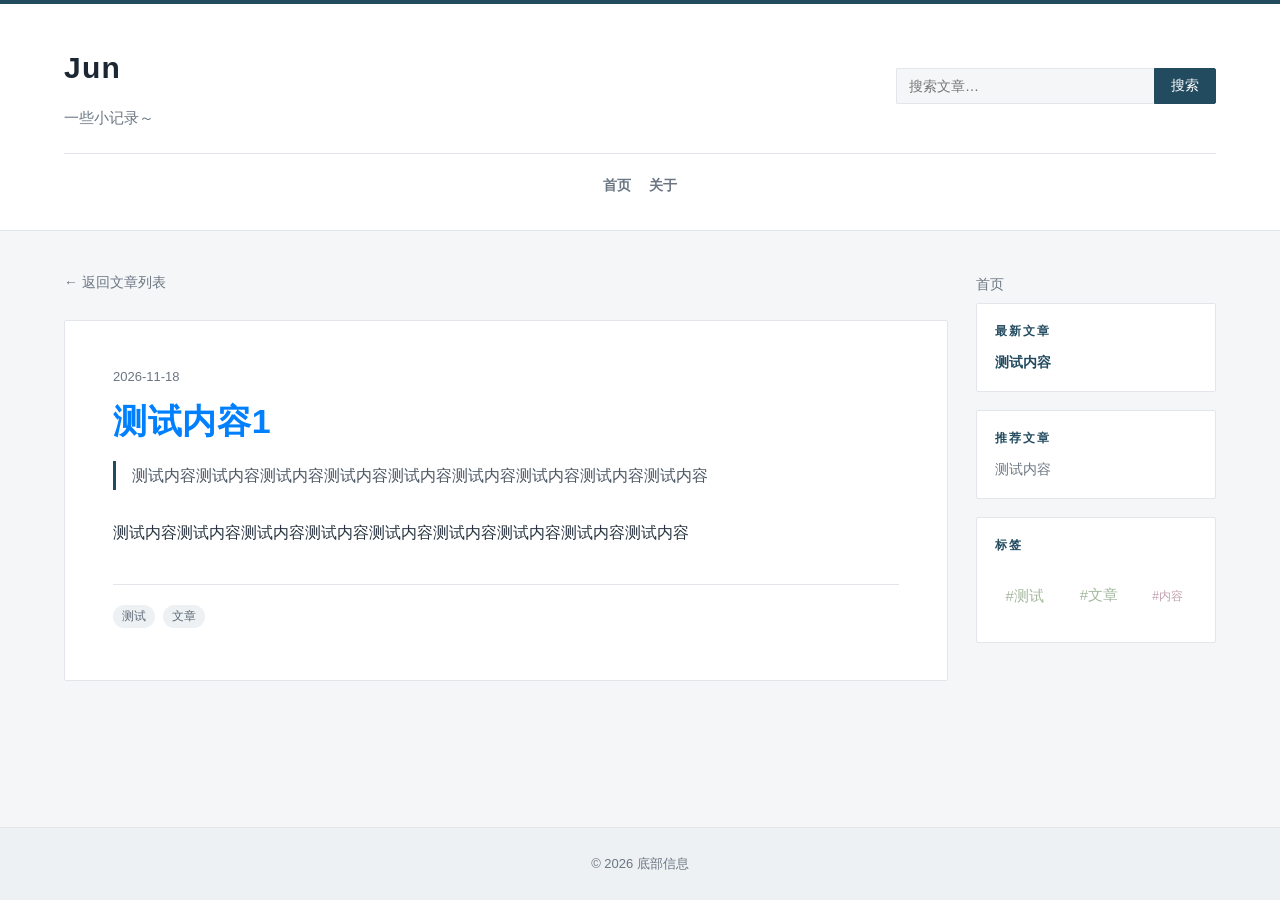
<file: blog/posts/uncategorized/article-9a2keTfAmd.html>
<!doctype html>
<html lang="zh-CN">
<head>
  <meta charset="UTF-8">
  <meta name="viewport" content="width=device-width, initial-scale=1.0">
  <title>测试内容1</title>
  <link rel="stylesheet" href="../../assets/style.css"><style>pre code.hljs {
  display: block;
  overflow-x: auto;
  padding: 1em
}
code.hljs {
  padding: 3px 5px
}
/*!
  Theme: GitHub
  Description: Light theme as seen on github.com
  Author: github.com
  Maintainer: @Hirse
  Updated: 2021-05-15

  Outdated base version: https://github.com/primer/github-syntax-light
  Current colors taken from GitHub's CSS
*/
.hljs {
  color: #24292e;
  background: #ffffff
}
.hljs-doctag,
.hljs-keyword,
.hljs-meta .hljs-keyword,
.hljs-template-tag,
.hljs-template-variable,
.hljs-type,
.hljs-variable.language_ {
  /* prettylights-syntax-keyword */
  color: #d73a49
}
.hljs-title,
.hljs-title.class_,
.hljs-title.class_.inherited__,
.hljs-title.function_ {
  /* prettylights-syntax-entity */
  color: #6f42c1
}
.hljs-attr,
.hljs-attribute,
.hljs-literal,
.hljs-meta,
.hljs-number,
.hljs-operator,
.hljs-variable,
.hljs-selector-attr,
.hljs-selector-class,
.hljs-selector-id {
  /* prettylights-syntax-constant */
  color: #005cc5
}
.hljs-regexp,
.hljs-string,
.hljs-meta .hljs-string {
  /* prettylights-syntax-string */
  color: #032f62
}
.hljs-built_in,
.hljs-symbol {
  /* prettylights-syntax-variable */
  color: #e36209
}
.hljs-comment,
.hljs-code,
.hljs-formula {
  /* prettylights-syntax-comment */
  color: #6a737d
}
.hljs-name,
.hljs-quote,
.hljs-selector-tag,
.hljs-selector-pseudo {
  /* prettylights-syntax-entity-tag */
  color: #22863a
}
.hljs-subst {
  /* prettylights-syntax-storage-modifier-import */
  color: #24292e
}
.hljs-section {
  /* prettylights-syntax-markup-heading */
  color: #005cc5;
  font-weight: bold
}
.hljs-bullet {
  /* prettylights-syntax-markup-list */
  color: #735c0f
}
.hljs-emphasis {
  /* prettylights-syntax-markup-italic */
  color: #24292e;
  font-style: italic
}
.hljs-strong {
  /* prettylights-syntax-markup-bold */
  color: #24292e;
  font-weight: bold
}
.hljs-addition {
  /* prettylights-syntax-markup-inserted */
  color: #22863a;
  background-color: #f0fff4
}
.hljs-deletion {
  /* prettylights-syntax-markup-deleted */
  color: #b31d28;
  background-color: #ffeef0
}
.hljs-char.escape_,
.hljs-link,
.hljs-params,
.hljs-property,
.hljs-punctuation,
.hljs-tag {
  /* purposely ignored */
  
}
.post-content .code-block { display: flex; flex-direction: column; margin: 1.4em 0; border: 1px solid #e6eaed; border-radius: 3px; overflow: hidden; background: #f6f8fa; }
.post-content .code-block__toolbar { display: flex; justify-content: flex-end; padding: 4px 10px; background: #f0f2f4; border-bottom: 1px solid #e6eaed; }
.post-content .code-block__copy { display: inline-flex; align-items: center; gap: 4px; padding: 2px 8px; color: #57606a; background: #fff; border: 1px solid #d0d7de; border-radius: 3px; font-size: 11px; line-height: 18px; cursor: pointer; }
.post-content .code-block__copy:hover { color: #0969da; border-color: #0969da; }
.post-content .code-block__copy.is-copied { color: #1a7f37; border-color: #1a7f37; }
.post-content .code-block__main { display: flex; min-width: 0; }
.post-content .code-block__gutter { flex: none; margin: 0; padding: 14px 10px 14px 14px; border-right: 1px solid #e6eaed; background: #f0f2f4; color: #9aa5af; text-align: right; white-space: pre; user-select: none; font-family: 'SFMono-Regular', Consolas, 'Liberation Mono', Menlo, monospace; font-size: 13px; line-height: 1.7; }
.post-content .code-block__pre { flex: 1; min-width: 0; margin: 0; padding: 14px 16px; overflow-x: auto; background: transparent; font-family: 'SFMono-Regular', Consolas, 'Liberation Mono', Menlo, monospace; font-size: 13px; line-height: 1.7; }
.post-content .code-block__pre code.hljs { padding: 0; background: transparent; white-space: pre; }</style>
</head>
<body>
<header class="site-header">
  <div class="site-header__inner">
    <div class="site-header__top">
      <div class="site-header__brand">
        <h1 class="site-title"><a href="../../index.html">Jun</a></h1>
        <p class="site-desc">一些小记录～</p>
      </div>
      <form class="site-search" action="../../search.html" method="get" role="search">
        <input type="search" name="q" class="site-search__input" placeholder="搜索文章…" autocomplete="off" aria-label="搜索文章">
        <button type="submit" class="site-search__submit">搜索</button>
      </form>
    </div>
    <nav class="site-nav">
      <div class="site-menu site-menu--head">
    <div class="site-menu__item">
      <a href="../../index.html">首页</a>
    </div>
    <div class="site-menu__item">
      <a href="../../pages/about.html">关于</a>
    </div>
  </div>
      
    </nav>
  </div>
</header>
<main class="site-main">
  <a class="back-link" href="../../posts/uncategorized/list.html">← 返回文章列表</a>
  <article class="post-detail">
    <div class="post-meta"><span>2026-11-18</span></div>
    <h1 style="color:#0080ff">测试内容1</h1>
    <p class="post-detail__lead">测试内容测试内容测试内容测试内容测试内容测试内容测试内容测试内容测试内容</p>
    <div class="post-content"><p>测试内容测试内容测试内容测试内容测试内容测试内容测试内容测试内容测试内容</p></div>
    <div class="post-tags"><span class="post-meta__tag">测试</span><span class="post-meta__tag">文章</span></div>
  </article>
  <aside class="site-aside">
<nav class="site-menu site-menu--sidebar">
    <a class="site-menu__link" href="../../index.html">首页</a>
  </nav>
<section class="side-block side-block--posts">
    <h3>推荐文章</h3>
    <ul class="related-list">
      <li class="related-list__item related-list__item--lv2"><a href="../../posts/uncategorized/article-iF2oNzbaLW.html">测试内容</a></li>
    </ul>
  </section>
<section class="side-block side-block--tags">
    <h3>标签</h3>
    <div class="tag-cloud" style="height:58px">
      <a class="tag-cloud__item tag-cloud__item--lv3" style="--x:14.7%;--y:51.2%;--dur:8.1s;--delay:-4.5s;color:#a4b89e" href="../../posts/tags/%E6%B5%8B%E8%AF%95/list.html">#测试</a>
      <a class="tag-cloud__item tag-cloud__item--lv3" style="--x:51.4%;--y:50.2%;--dur:7.6s;--delay:-1.6s;color:#a4b89e" href="../../posts/tags/%E6%96%87%E7%AB%A0/list.html">#文章</a>
      <a class="tag-cloud__item tag-cloud__item--lv1" style="--x:85.4%;--y:51.3%;--dur:8.8s;--delay:-1.6s;color:#c2a0ae" href="../../posts/tags/%E5%86%85%E5%AE%B9/list.html">#内容</a>
    </div>
  </section>
</aside>
</main>
<footer class="site-footer">© 2026 底部信息</footer>
<script>(function(){var COPY="<svg viewBox=\"0 0 24 24\" width=\"14\" height=\"14\" fill=\"none\" stroke=\"currentColor\" stroke-width=\"2\" stroke-linecap=\"round\" stroke-linejoin=\"round\" aria-hidden=\"true\"><rect x=\"9\" y=\"9\" width=\"13\" height=\"13\" rx=\"2\" ry=\"2\"></rect><path d=\"M5 15H4a2 2 0 0 1-2-2V4a2 2 0 0 1 2-2h9a2 2 0 0 1 2 2v1\"></path></svg>",CHECK="<svg viewBox=\"0 0 24 24\" width=\"14\" height=\"14\" fill=\"none\" stroke=\"currentColor\" stroke-width=\"2\" stroke-linecap=\"round\" stroke-linejoin=\"round\" aria-hidden=\"true\"><polyline points=\"20 6 9 17 4 12\"></polyline></svg>";function reset(b){b.classList.remove('is-copied');b.innerHTML=COPY+'<span class="code-block__copy-label">复制</span>';}function done(b){if(b._resetTimer)clearTimeout(b._resetTimer);b.classList.add('is-copied');b.innerHTML=CHECK+'<span class="code-block__copy-label">已复制</span>';b._resetTimer=setTimeout(function(){reset(b);},1600);}function fallback(t){var a=document.createElement('textarea');a.value=t;a.setAttribute('readonly','');a.style.position='fixed';a.style.opacity='0';document.body.appendChild(a);a.select();try{document.execCommand('copy');}catch(e){}document.body.removeChild(a);}document.addEventListener('click',function(e){var b=e.target&&e.target.closest&&e.target.closest('.code-block__copy');if(!b)return;var block=b.closest('.code-block');var code=block&&block.querySelector('.code-block__pre code');if(!code)return;var text=code.textContent||'';done(b);if(navigator.clipboard&&navigator.clipboard.writeText){navigator.clipboard.writeText(text).catch(function(){fallback(text);});}else{fallback(text);}});})();</script>
<script src="../../assets/recommend-index.js"></script>
<script>
(function () {
  var DATA = window.__RECOMMEND_INDEX__;
  var CUR = {"i":"8artjTsDXFsj","g":["测试","文章"],"c":null,"d":"2026-11-18","u":"posts/uncategorized/article-9a2keTfAmd.html","t":"测试内容1"};
  var aside = document.querySelector('.site-aside');
  if (!Array.isArray(DATA) || !aside) return;
  function esc(v) {
    return String(v).replace(/[&<>"']/g, function (c) {
      return { '&': '&amp;', '<': '&lt;', '>': '&gt;', '"': '&quot;', "'": '&#39;' }[c];
    });
  }
  var prefix = "../../";

  // 详情页：按相关度重排推荐列表（无相关结果时保留模板原有内容）
  if (CUR) {
    var scored = DATA.filter(function (p) { return p.i !== CUR.i; }).map(function (p) {
      var shared = p.g.filter(function (t) { return CUR.g.indexOf(t) > -1; }).length;
      return { p: p, score: shared * 3 + (p.c && p.c === CUR.c ? 2 : 0) };
    }).filter(function (x) { return x.score > 0; })
      .sort(function (a, b) { return b.score - a.score || b.p.d.localeCompare(a.p.d); })
      .slice(0, 5);
    if (scored.length) {
      var list = aside.querySelector('.related-list');
      if (!list) {
        var block = document.createElement('section');
        block.className = 'side-block side-block--posts';
        block.innerHTML = '<h3>推荐文章</h3><ul class="related-list"></ul>';
        aside.appendChild(block);
        list = block.querySelector('.related-list');
      }
      list.innerHTML = scored.map(function (x) {
        var lv = String(Math.min(5, Math.max(1, Math.ceil(x.score / 2))));
        return '<li class="related-list__item related-list__item--lv' + lv + '"><a href="' + esc(prefix + x.p.u) + '">' + esc(x.p.t) + '</a></li>';
      }).join('');
    }
  }

  // 最新文章：排除当前文章后按日期降序取前 10 条，幂等更新区块
  var latest = DATA.filter(function (p) { return !CUR || p.i !== CUR.i; })
    .slice().sort(function (a, b) { return (b.d || '').localeCompare(a.d || ''); })
    .slice(0, 10);
  if (latest.length) {
    var latestBlock = aside.querySelector('.side-block--latest');
    if (!latestBlock) {
      latestBlock = document.createElement('section');
      latestBlock.className = 'side-block side-block--latest';
      latestBlock.innerHTML = '<h3>最新文章</h3><ul class="related-list"></ul>';
      var postsBlock = aside.querySelector('.side-block--posts');
      if (postsBlock) {
        aside.insertBefore(latestBlock, postsBlock);
      } else {
        aside.insertBefore(latestBlock, aside.firstChild);
      }
    }
    latestBlock.querySelector('.related-list').innerHTML = latest.map(function (p, i) {
      var lv = String(Math.max(1, 5 - Math.floor(i / 2)));
      return '<li class="related-list__item related-list__item--lv' + lv + '"><a href="' + esc(prefix + p.u) + '">' + esc(p.t) + '</a></li>';
    }).join('');
  }
})();
</script>
</body>
</html>
</file>
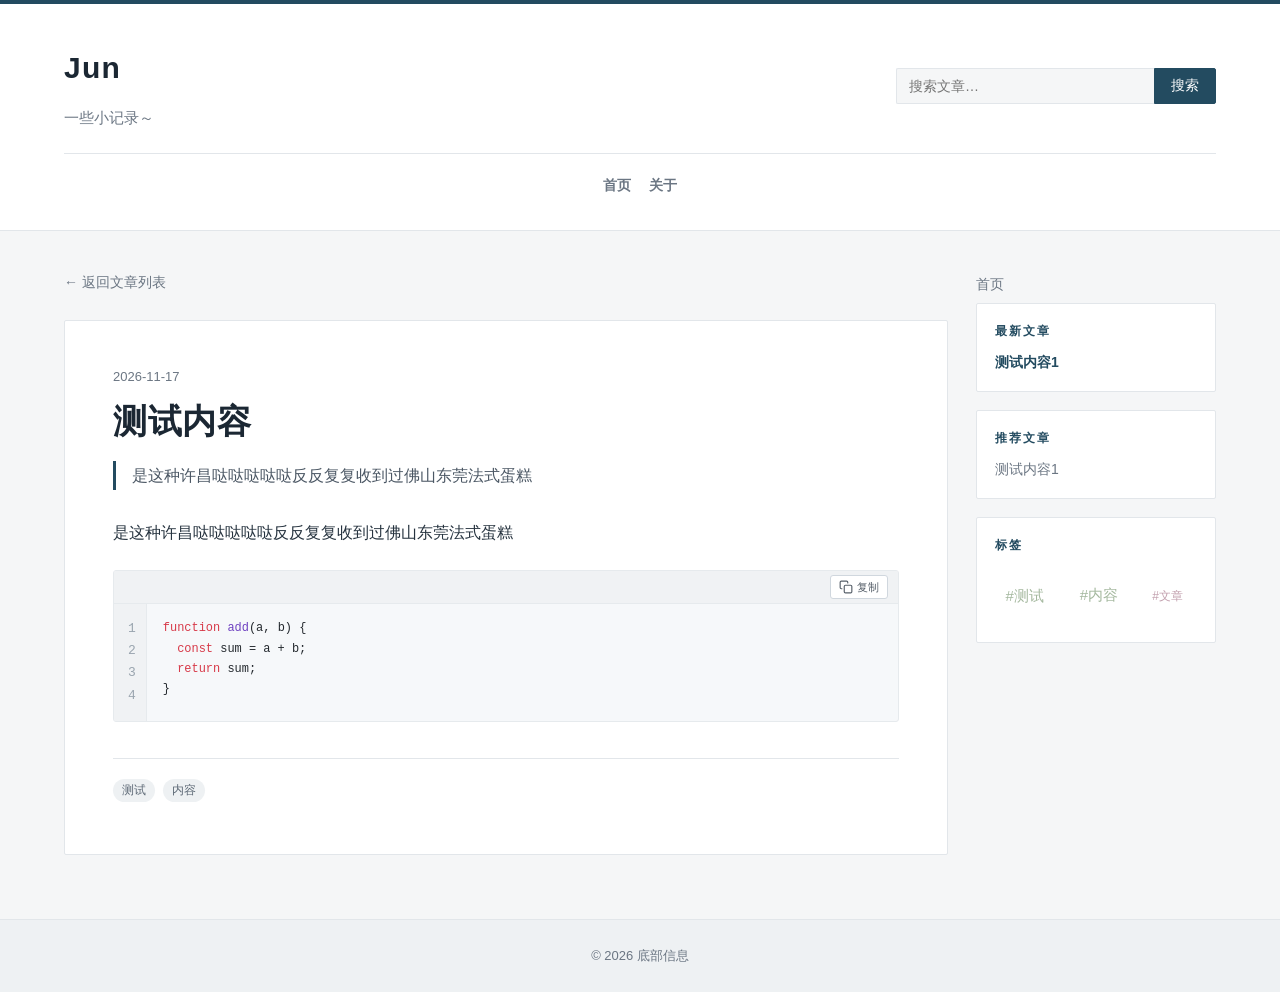
<file: blog/posts/uncategorized/article-iF2oNzbaLW.html>
<!doctype html>
<html lang="zh-CN">
<head>
  <meta charset="UTF-8">
  <meta name="viewport" content="width=device-width, initial-scale=1.0">
  <title>测试内容</title>
  <link rel="stylesheet" href="../../assets/style.css"><style>pre code.hljs {
  display: block;
  overflow-x: auto;
  padding: 1em
}
code.hljs {
  padding: 3px 5px
}
/*!
  Theme: GitHub
  Description: Light theme as seen on github.com
  Author: github.com
  Maintainer: @Hirse
  Updated: 2021-05-15

  Outdated base version: https://github.com/primer/github-syntax-light
  Current colors taken from GitHub's CSS
*/
.hljs {
  color: #24292e;
  background: #ffffff
}
.hljs-doctag,
.hljs-keyword,
.hljs-meta .hljs-keyword,
.hljs-template-tag,
.hljs-template-variable,
.hljs-type,
.hljs-variable.language_ {
  /* prettylights-syntax-keyword */
  color: #d73a49
}
.hljs-title,
.hljs-title.class_,
.hljs-title.class_.inherited__,
.hljs-title.function_ {
  /* prettylights-syntax-entity */
  color: #6f42c1
}
.hljs-attr,
.hljs-attribute,
.hljs-literal,
.hljs-meta,
.hljs-number,
.hljs-operator,
.hljs-variable,
.hljs-selector-attr,
.hljs-selector-class,
.hljs-selector-id {
  /* prettylights-syntax-constant */
  color: #005cc5
}
.hljs-regexp,
.hljs-string,
.hljs-meta .hljs-string {
  /* prettylights-syntax-string */
  color: #032f62
}
.hljs-built_in,
.hljs-symbol {
  /* prettylights-syntax-variable */
  color: #e36209
}
.hljs-comment,
.hljs-code,
.hljs-formula {
  /* prettylights-syntax-comment */
  color: #6a737d
}
.hljs-name,
.hljs-quote,
.hljs-selector-tag,
.hljs-selector-pseudo {
  /* prettylights-syntax-entity-tag */
  color: #22863a
}
.hljs-subst {
  /* prettylights-syntax-storage-modifier-import */
  color: #24292e
}
.hljs-section {
  /* prettylights-syntax-markup-heading */
  color: #005cc5;
  font-weight: bold
}
.hljs-bullet {
  /* prettylights-syntax-markup-list */
  color: #735c0f
}
.hljs-emphasis {
  /* prettylights-syntax-markup-italic */
  color: #24292e;
  font-style: italic
}
.hljs-strong {
  /* prettylights-syntax-markup-bold */
  color: #24292e;
  font-weight: bold
}
.hljs-addition {
  /* prettylights-syntax-markup-inserted */
  color: #22863a;
  background-color: #f0fff4
}
.hljs-deletion {
  /* prettylights-syntax-markup-deleted */
  color: #b31d28;
  background-color: #ffeef0
}
.hljs-char.escape_,
.hljs-link,
.hljs-params,
.hljs-property,
.hljs-punctuation,
.hljs-tag {
  /* purposely ignored */
  
}
.post-content .code-block { display: flex; flex-direction: column; margin: 1.4em 0; border: 1px solid #e6eaed; border-radius: 3px; overflow: hidden; background: #f6f8fa; }
.post-content .code-block__toolbar { display: flex; justify-content: flex-end; padding: 4px 10px; background: #f0f2f4; border-bottom: 1px solid #e6eaed; }
.post-content .code-block__copy { display: inline-flex; align-items: center; gap: 4px; padding: 2px 8px; color: #57606a; background: #fff; border: 1px solid #d0d7de; border-radius: 3px; font-size: 11px; line-height: 18px; cursor: pointer; }
.post-content .code-block__copy:hover { color: #0969da; border-color: #0969da; }
.post-content .code-block__copy.is-copied { color: #1a7f37; border-color: #1a7f37; }
.post-content .code-block__main { display: flex; min-width: 0; }
.post-content .code-block__gutter { flex: none; margin: 0; padding: 14px 10px 14px 14px; border-right: 1px solid #e6eaed; background: #f0f2f4; color: #9aa5af; text-align: right; white-space: pre; user-select: none; font-family: 'SFMono-Regular', Consolas, 'Liberation Mono', Menlo, monospace; font-size: 13px; line-height: 1.7; }
.post-content .code-block__pre { flex: 1; min-width: 0; margin: 0; padding: 14px 16px; overflow-x: auto; background: transparent; font-family: 'SFMono-Regular', Consolas, 'Liberation Mono', Menlo, monospace; font-size: 13px; line-height: 1.7; }
.post-content .code-block__pre code.hljs { padding: 0; background: transparent; white-space: pre; }</style>
</head>
<body>
<header class="site-header">
  <div class="site-header__inner">
    <div class="site-header__top">
      <div class="site-header__brand">
        <h1 class="site-title"><a href="../../index.html">Jun</a></h1>
        <p class="site-desc">一些小记录～</p>
      </div>
      <form class="site-search" action="../../search.html" method="get" role="search">
        <input type="search" name="q" class="site-search__input" placeholder="搜索文章…" autocomplete="off" aria-label="搜索文章">
        <button type="submit" class="site-search__submit">搜索</button>
      </form>
    </div>
    <nav class="site-nav">
      <div class="site-menu site-menu--head">
    <div class="site-menu__item">
      <a href="../../index.html">首页</a>
    </div>
    <div class="site-menu__item">
      <a href="../../pages/about.html">关于</a>
    </div>
  </div>
      
    </nav>
  </div>
</header>
<main class="site-main">
  <a class="back-link" href="../../posts/uncategorized/list.html">← 返回文章列表</a>
  <article class="post-detail">
    <div class="post-meta"><span>2026-11-17</span></div>
    <h1 style="color:#1b2733">测试内容</h1>
    <p class="post-detail__lead">是这种许昌哒哒哒哒哒反反复复收到过佛山东莞法式蛋糕</p>
    <div class="post-content"><p>是这种许昌哒哒哒哒哒反反复复收到过佛山东莞法式蛋糕</p><div class="code-block"><div class="code-block__toolbar"><button type="button" class="code-block__copy" aria-label="复制代码" title="复制代码"><svg viewBox="0 0 24 24" width="14" height="14" fill="none" stroke="currentColor" stroke-width="2" stroke-linecap="round" stroke-linejoin="round" aria-hidden="true"><rect x="9" y="9" width="13" height="13" rx="2" ry="2"></rect><path d="M5 15H4a2 2 0 0 1-2-2V4a2 2 0 0 1 2-2h9a2 2 0 0 1 2 2v1"></path></svg><span class="code-block__copy-label">复制</span></button></div><div class="code-block__main"><div class="code-block__gutter" aria-hidden="true">1
2
3
4</div><pre class="code-block__pre"><code class="hljs"><span class="hljs-keyword">function</span> <span class="hljs-title function_">add</span>(<span class="hljs-params">a, b</span>) {
  <span class="hljs-keyword">const</span> sum = a + b;
  <span class="hljs-keyword">return</span> sum;
}</code></pre></div></div></div>
    <div class="post-tags"><span class="post-meta__tag">测试</span><span class="post-meta__tag">内容</span></div>
  </article>
  <aside class="site-aside">
<nav class="site-menu site-menu--sidebar">
    <a class="site-menu__link" href="../../index.html">首页</a>
  </nav>
<section class="side-block side-block--posts">
    <h3>推荐文章</h3>
    <ul class="related-list">
      <li class="related-list__item related-list__item--lv2"><a href="../../posts/uncategorized/article-9a2keTfAmd.html">测试内容1</a></li>
    </ul>
  </section>
<section class="side-block side-block--tags">
    <h3>标签</h3>
    <div class="tag-cloud" style="height:58px">
      <a class="tag-cloud__item tag-cloud__item--lv3" style="--x:14.7%;--y:51.2%;--dur:8.1s;--delay:-4.5s;color:#a4b89e" href="../../posts/tags/%E6%B5%8B%E8%AF%95/list.html">#测试</a>
      <a class="tag-cloud__item tag-cloud__item--lv3" style="--x:51.4%;--y:50.2%;--dur:7.6s;--delay:-1.6s;color:#a4b89e" href="../../posts/tags/%E5%86%85%E5%AE%B9/list.html">#内容</a>
      <a class="tag-cloud__item tag-cloud__item--lv1" style="--x:85.4%;--y:51.3%;--dur:8.8s;--delay:-1.6s;color:#c2a0ae" href="../../posts/tags/%E6%96%87%E7%AB%A0/list.html">#文章</a>
    </div>
  </section>
</aside>
</main>
<footer class="site-footer">© 2026 底部信息</footer>
<script>(function(){var COPY="<svg viewBox=\"0 0 24 24\" width=\"14\" height=\"14\" fill=\"none\" stroke=\"currentColor\" stroke-width=\"2\" stroke-linecap=\"round\" stroke-linejoin=\"round\" aria-hidden=\"true\"><rect x=\"9\" y=\"9\" width=\"13\" height=\"13\" rx=\"2\" ry=\"2\"></rect><path d=\"M5 15H4a2 2 0 0 1-2-2V4a2 2 0 0 1 2-2h9a2 2 0 0 1 2 2v1\"></path></svg>",CHECK="<svg viewBox=\"0 0 24 24\" width=\"14\" height=\"14\" fill=\"none\" stroke=\"currentColor\" stroke-width=\"2\" stroke-linecap=\"round\" stroke-linejoin=\"round\" aria-hidden=\"true\"><polyline points=\"20 6 9 17 4 12\"></polyline></svg>";function reset(b){b.classList.remove('is-copied');b.innerHTML=COPY+'<span class="code-block__copy-label">复制</span>';}function done(b){if(b._resetTimer)clearTimeout(b._resetTimer);b.classList.add('is-copied');b.innerHTML=CHECK+'<span class="code-block__copy-label">已复制</span>';b._resetTimer=setTimeout(function(){reset(b);},1600);}function fallback(t){var a=document.createElement('textarea');a.value=t;a.setAttribute('readonly','');a.style.position='fixed';a.style.opacity='0';document.body.appendChild(a);a.select();try{document.execCommand('copy');}catch(e){}document.body.removeChild(a);}document.addEventListener('click',function(e){var b=e.target&&e.target.closest&&e.target.closest('.code-block__copy');if(!b)return;var block=b.closest('.code-block');var code=block&&block.querySelector('.code-block__pre code');if(!code)return;var text=code.textContent||'';done(b);if(navigator.clipboard&&navigator.clipboard.writeText){navigator.clipboard.writeText(text).catch(function(){fallback(text);});}else{fallback(text);}});})();</script>
<script src="../../assets/recommend-index.js"></script>
<script>
(function () {
  var DATA = window.__RECOMMEND_INDEX__;
  var CUR = {"i":"U7IhjrtHhOCS","g":["测试","内容"],"c":null,"d":"2026-11-17","u":"posts/uncategorized/article-iF2oNzbaLW.html","t":"测试内容"};
  var aside = document.querySelector('.site-aside');
  if (!Array.isArray(DATA) || !aside) return;
  function esc(v) {
    return String(v).replace(/[&<>"']/g, function (c) {
      return { '&': '&amp;', '<': '&lt;', '>': '&gt;', '"': '&quot;', "'": '&#39;' }[c];
    });
  }
  var prefix = "../../";

  // 详情页：按相关度重排推荐列表（无相关结果时保留模板原有内容）
  if (CUR) {
    var scored = DATA.filter(function (p) { return p.i !== CUR.i; }).map(function (p) {
      var shared = p.g.filter(function (t) { return CUR.g.indexOf(t) > -1; }).length;
      return { p: p, score: shared * 3 + (p.c && p.c === CUR.c ? 2 : 0) };
    }).filter(function (x) { return x.score > 0; })
      .sort(function (a, b) { return b.score - a.score || b.p.d.localeCompare(a.p.d); })
      .slice(0, 5);
    if (scored.length) {
      var list = aside.querySelector('.related-list');
      if (!list) {
        var block = document.createElement('section');
        block.className = 'side-block side-block--posts';
        block.innerHTML = '<h3>推荐文章</h3><ul class="related-list"></ul>';
        aside.appendChild(block);
        list = block.querySelector('.related-list');
      }
      list.innerHTML = scored.map(function (x) {
        var lv = String(Math.min(5, Math.max(1, Math.ceil(x.score / 2))));
        return '<li class="related-list__item related-list__item--lv' + lv + '"><a href="' + esc(prefix + x.p.u) + '">' + esc(x.p.t) + '</a></li>';
      }).join('');
    }
  }

  // 最新文章：排除当前文章后按日期降序取前 10 条，幂等更新区块
  var latest = DATA.filter(function (p) { return !CUR || p.i !== CUR.i; })
    .slice().sort(function (a, b) { return (b.d || '').localeCompare(a.d || ''); })
    .slice(0, 10);
  if (latest.length) {
    var latestBlock = aside.querySelector('.side-block--latest');
    if (!latestBlock) {
      latestBlock = document.createElement('section');
      latestBlock.className = 'side-block side-block--latest';
      latestBlock.innerHTML = '<h3>最新文章</h3><ul class="related-list"></ul>';
      var postsBlock = aside.querySelector('.side-block--posts');
      if (postsBlock) {
        aside.insertBefore(latestBlock, postsBlock);
      } else {
        aside.insertBefore(latestBlock, aside.firstChild);
      }
    }
    latestBlock.querySelector('.related-list').innerHTML = latest.map(function (p, i) {
      var lv = String(Math.max(1, 5 - Math.floor(i / 2)));
      return '<li class="related-list__item related-list__item--lv' + lv + '"><a href="' + esc(prefix + p.u) + '">' + esc(p.t) + '</a></li>';
    }).join('');
  }
})();
</script>
</body>
</html>
</file>
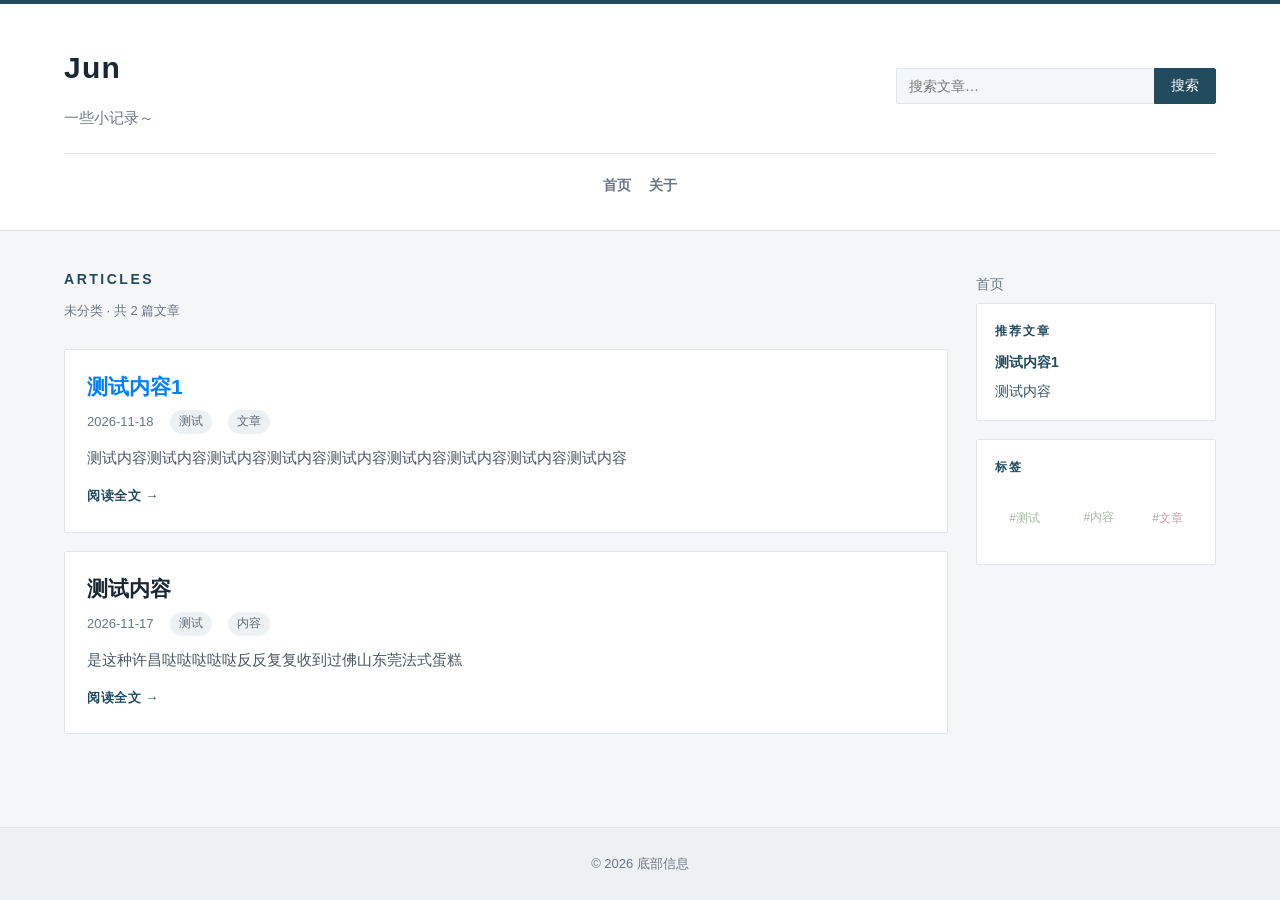
<file: blog/posts/uncategorized/list.html>
<!doctype html>
<html lang="zh-CN">
<head>
  <meta charset="UTF-8">
  <meta name="viewport" content="width=device-width, initial-scale=1.0">
  <title>未分类 - Jun</title>
  <link rel="stylesheet" href="../../assets/style.css"><style>pre code.hljs {
  display: block;
  overflow-x: auto;
  padding: 1em
}
code.hljs {
  padding: 3px 5px
}
/*!
  Theme: GitHub
  Description: Light theme as seen on github.com
  Author: github.com
  Maintainer: @Hirse
  Updated: 2021-05-15

  Outdated base version: https://github.com/primer/github-syntax-light
  Current colors taken from GitHub's CSS
*/
.hljs {
  color: #24292e;
  background: #ffffff
}
.hljs-doctag,
.hljs-keyword,
.hljs-meta .hljs-keyword,
.hljs-template-tag,
.hljs-template-variable,
.hljs-type,
.hljs-variable.language_ {
  /* prettylights-syntax-keyword */
  color: #d73a49
}
.hljs-title,
.hljs-title.class_,
.hljs-title.class_.inherited__,
.hljs-title.function_ {
  /* prettylights-syntax-entity */
  color: #6f42c1
}
.hljs-attr,
.hljs-attribute,
.hljs-literal,
.hljs-meta,
.hljs-number,
.hljs-operator,
.hljs-variable,
.hljs-selector-attr,
.hljs-selector-class,
.hljs-selector-id {
  /* prettylights-syntax-constant */
  color: #005cc5
}
.hljs-regexp,
.hljs-string,
.hljs-meta .hljs-string {
  /* prettylights-syntax-string */
  color: #032f62
}
.hljs-built_in,
.hljs-symbol {
  /* prettylights-syntax-variable */
  color: #e36209
}
.hljs-comment,
.hljs-code,
.hljs-formula {
  /* prettylights-syntax-comment */
  color: #6a737d
}
.hljs-name,
.hljs-quote,
.hljs-selector-tag,
.hljs-selector-pseudo {
  /* prettylights-syntax-entity-tag */
  color: #22863a
}
.hljs-subst {
  /* prettylights-syntax-storage-modifier-import */
  color: #24292e
}
.hljs-section {
  /* prettylights-syntax-markup-heading */
  color: #005cc5;
  font-weight: bold
}
.hljs-bullet {
  /* prettylights-syntax-markup-list */
  color: #735c0f
}
.hljs-emphasis {
  /* prettylights-syntax-markup-italic */
  color: #24292e;
  font-style: italic
}
.hljs-strong {
  /* prettylights-syntax-markup-bold */
  color: #24292e;
  font-weight: bold
}
.hljs-addition {
  /* prettylights-syntax-markup-inserted */
  color: #22863a;
  background-color: #f0fff4
}
.hljs-deletion {
  /* prettylights-syntax-markup-deleted */
  color: #b31d28;
  background-color: #ffeef0
}
.hljs-char.escape_,
.hljs-link,
.hljs-params,
.hljs-property,
.hljs-punctuation,
.hljs-tag {
  /* purposely ignored */
  
}
.post-content .code-block { display: flex; flex-direction: column; margin: 1.4em 0; border: 1px solid #e6eaed; border-radius: 3px; overflow: hidden; background: #f6f8fa; }
.post-content .code-block__toolbar { display: flex; justify-content: flex-end; padding: 4px 10px; background: #f0f2f4; border-bottom: 1px solid #e6eaed; }
.post-content .code-block__copy { display: inline-flex; align-items: center; gap: 4px; padding: 2px 8px; color: #57606a; background: #fff; border: 1px solid #d0d7de; border-radius: 3px; font-size: 11px; line-height: 18px; cursor: pointer; }
.post-content .code-block__copy:hover { color: #0969da; border-color: #0969da; }
.post-content .code-block__copy.is-copied { color: #1a7f37; border-color: #1a7f37; }
.post-content .code-block__main { display: flex; min-width: 0; }
.post-content .code-block__gutter { flex: none; margin: 0; padding: 14px 10px 14px 14px; border-right: 1px solid #e6eaed; background: #f0f2f4; color: #9aa5af; text-align: right; white-space: pre; user-select: none; font-family: 'SFMono-Regular', Consolas, 'Liberation Mono', Menlo, monospace; font-size: 13px; line-height: 1.7; }
.post-content .code-block__pre { flex: 1; min-width: 0; margin: 0; padding: 14px 16px; overflow-x: auto; background: transparent; font-family: 'SFMono-Regular', Consolas, 'Liberation Mono', Menlo, monospace; font-size: 13px; line-height: 1.7; }
.post-content .code-block__pre code.hljs { padding: 0; background: transparent; white-space: pre; }</style>
</head>
<body>
<header class="site-header">
  <div class="site-header__inner">
    <div class="site-header__top">
      <div class="site-header__brand">
        <h1 class="site-title"><a href="../../index.html">Jun</a></h1>
        <p class="site-desc">一些小记录～</p>
      </div>
      <form class="site-search" action="../../search.html" method="get" role="search">
        <input type="search" name="q" class="site-search__input" placeholder="搜索文章…" autocomplete="off" aria-label="搜索文章">
        <button type="submit" class="site-search__submit">搜索</button>
      </form>
    </div>
    <nav class="site-nav">
      <div class="site-menu site-menu--head">
    <div class="site-menu__item">
      <a href="../../index.html">首页</a>
    </div>
    <div class="site-menu__item">
      <a href="../../pages/about.html">关于</a>
    </div>
  </div>
      
    </nav>
  </div>
</header>
<main class="site-main">
  <h2 class="section-title">Articles</h2>
  <p class="section-count">未分类 · 共 2 篇文章</p>
  <div class="post-list">
    
      <article class="post-item">
        
        <div class="post-item__body">
          <h2><a href="../../posts/uncategorized/article-9a2keTfAmd.html"  style="color:#0080ff">测试内容1</a></h2>
          <div class="post-meta"><span>2026-11-18</span><span class="post-meta__tag">测试</span><span class="post-meta__tag">文章</span></div>
          <p class="post-summary">测试内容测试内容测试内容测试内容测试内容测试内容测试内容测试内容测试内容</p>
          <a class="read-more" href="../../posts/uncategorized/article-9a2keTfAmd.html">阅读全文 →</a>
        </div>
      </article>
    
      <article class="post-item">
        
        <div class="post-item__body">
          <h2><a href="../../posts/uncategorized/article-iF2oNzbaLW.html"  style="color:#1b2733">测试内容</a></h2>
          <div class="post-meta"><span>2026-11-17</span><span class="post-meta__tag">测试</span><span class="post-meta__tag">内容</span></div>
          <p class="post-summary">是这种许昌哒哒哒哒哒反反复复收到过佛山东莞法式蛋糕</p>
          <a class="read-more" href="../../posts/uncategorized/article-iF2oNzbaLW.html">阅读全文 →</a>
        </div>
      </article>
    
  </div>
  <aside class="site-aside">
<nav class="site-menu site-menu--sidebar">
    <a class="site-menu__link" href="../../index.html">首页</a>
  </nav>
<section class="side-block side-block--posts">
    <h3>推荐文章</h3>
    <ul class="related-list">
      <li class="related-list__item related-list__item--lv5"><a href="../../posts/uncategorized/article-9a2keTfAmd.html">测试内容1</a></li>
      <li class="related-list__item related-list__item--lv4"><a href="../../posts/uncategorized/article-iF2oNzbaLW.html">测试内容</a></li>
    </ul>
  </section>
<section class="side-block side-block--tags">
    <h3>标签</h3>
    <div class="tag-cloud" style="height:58px">
      <a class="tag-cloud__item tag-cloud__item--lv1" style="--x:14.7%;--y:51.2%;--dur:8.1s;--delay:-4.5s;color:#a4b89e" href="../../posts/tags/%E6%B5%8B%E8%AF%95/list.html">#测试</a>
      <a class="tag-cloud__item tag-cloud__item--lv1" style="--x:51.4%;--y:50.2%;--dur:7.6s;--delay:-1.6s;color:#a4b89e" href="../../posts/tags/%E5%86%85%E5%AE%B9/list.html">#内容</a>
      <a class="tag-cloud__item tag-cloud__item--lv1" style="--x:85.4%;--y:51.3%;--dur:8.8s;--delay:-1.6s;color:#c2a0ae" href="../../posts/tags/%E6%96%87%E7%AB%A0/list.html">#文章</a>
    </div>
  </section>
</aside>
</main>
<footer class="site-footer">© 2026 底部信息</footer>
<script>(function(){var COPY="<svg viewBox=\"0 0 24 24\" width=\"14\" height=\"14\" fill=\"none\" stroke=\"currentColor\" stroke-width=\"2\" stroke-linecap=\"round\" stroke-linejoin=\"round\" aria-hidden=\"true\"><rect x=\"9\" y=\"9\" width=\"13\" height=\"13\" rx=\"2\" ry=\"2\"></rect><path d=\"M5 15H4a2 2 0 0 1-2-2V4a2 2 0 0 1 2-2h9a2 2 0 0 1 2 2v1\"></path></svg>",CHECK="<svg viewBox=\"0 0 24 24\" width=\"14\" height=\"14\" fill=\"none\" stroke=\"currentColor\" stroke-width=\"2\" stroke-linecap=\"round\" stroke-linejoin=\"round\" aria-hidden=\"true\"><polyline points=\"20 6 9 17 4 12\"></polyline></svg>";function reset(b){b.classList.remove('is-copied');b.innerHTML=COPY+'<span class="code-block__copy-label">复制</span>';}function done(b){if(b._resetTimer)clearTimeout(b._resetTimer);b.classList.add('is-copied');b.innerHTML=CHECK+'<span class="code-block__copy-label">已复制</span>';b._resetTimer=setTimeout(function(){reset(b);},1600);}function fallback(t){var a=document.createElement('textarea');a.value=t;a.setAttribute('readonly','');a.style.position='fixed';a.style.opacity='0';document.body.appendChild(a);a.select();try{document.execCommand('copy');}catch(e){}document.body.removeChild(a);}document.addEventListener('click',function(e){var b=e.target&&e.target.closest&&e.target.closest('.code-block__copy');if(!b)return;var block=b.closest('.code-block');var code=block&&block.querySelector('.code-block__pre code');if(!code)return;var text=code.textContent||'';done(b);if(navigator.clipboard&&navigator.clipboard.writeText){navigator.clipboard.writeText(text).catch(function(){fallback(text);});}else{fallback(text);}});})();</script>
</body>
</html>
</file>
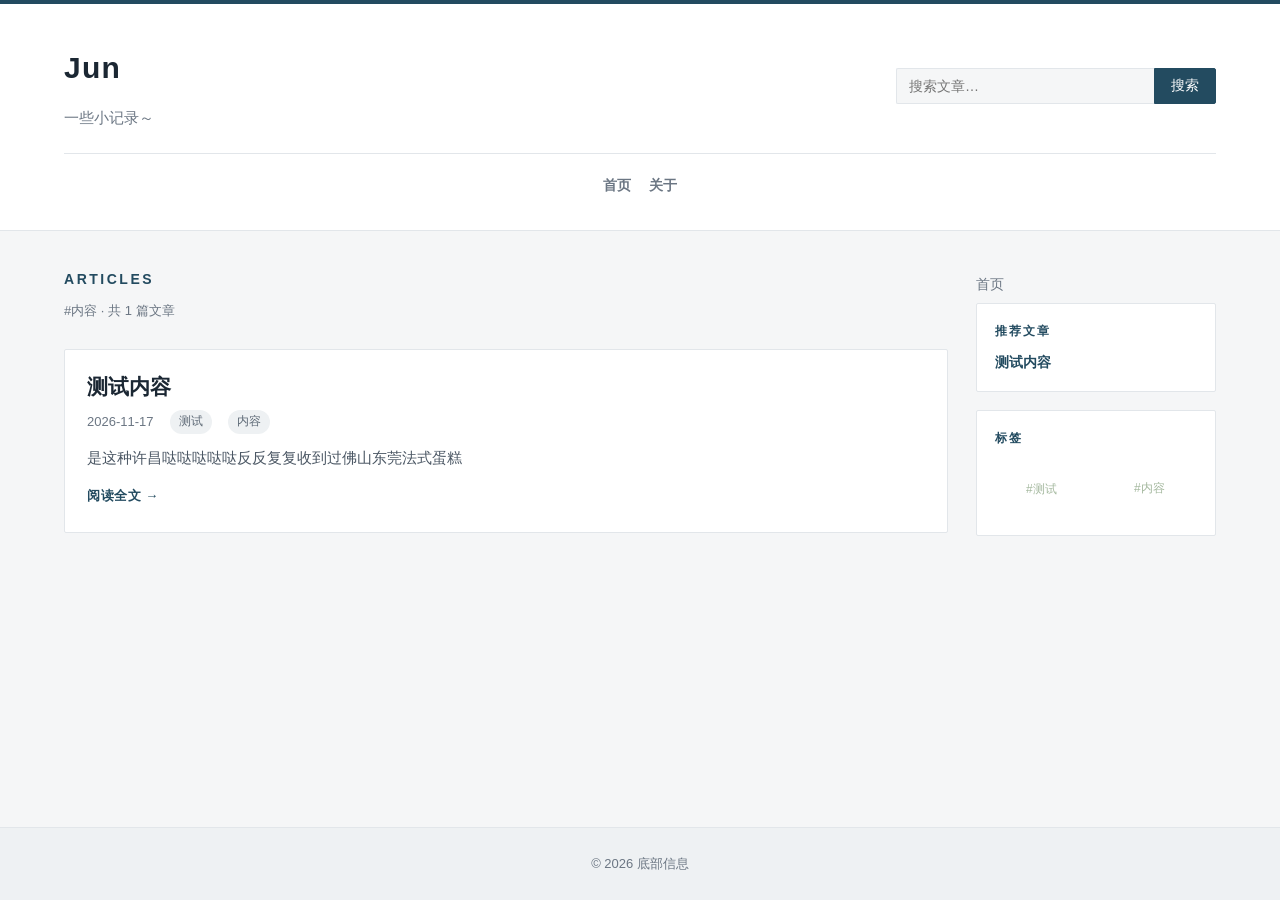
<file: blog/posts/tags/内容/list.html>
<!doctype html>
<html lang="zh-CN">
<head>
  <meta charset="UTF-8">
  <meta name="viewport" content="width=device-width, initial-scale=1.0">
  <title>#内容 - Jun</title>
  <link rel="stylesheet" href="../../../assets/style.css"><style>pre code.hljs {
  display: block;
  overflow-x: auto;
  padding: 1em
}
code.hljs {
  padding: 3px 5px
}
/*!
  Theme: GitHub
  Description: Light theme as seen on github.com
  Author: github.com
  Maintainer: @Hirse
  Updated: 2021-05-15

  Outdated base version: https://github.com/primer/github-syntax-light
  Current colors taken from GitHub's CSS
*/
.hljs {
  color: #24292e;
  background: #ffffff
}
.hljs-doctag,
.hljs-keyword,
.hljs-meta .hljs-keyword,
.hljs-template-tag,
.hljs-template-variable,
.hljs-type,
.hljs-variable.language_ {
  /* prettylights-syntax-keyword */
  color: #d73a49
}
.hljs-title,
.hljs-title.class_,
.hljs-title.class_.inherited__,
.hljs-title.function_ {
  /* prettylights-syntax-entity */
  color: #6f42c1
}
.hljs-attr,
.hljs-attribute,
.hljs-literal,
.hljs-meta,
.hljs-number,
.hljs-operator,
.hljs-variable,
.hljs-selector-attr,
.hljs-selector-class,
.hljs-selector-id {
  /* prettylights-syntax-constant */
  color: #005cc5
}
.hljs-regexp,
.hljs-string,
.hljs-meta .hljs-string {
  /* prettylights-syntax-string */
  color: #032f62
}
.hljs-built_in,
.hljs-symbol {
  /* prettylights-syntax-variable */
  color: #e36209
}
.hljs-comment,
.hljs-code,
.hljs-formula {
  /* prettylights-syntax-comment */
  color: #6a737d
}
.hljs-name,
.hljs-quote,
.hljs-selector-tag,
.hljs-selector-pseudo {
  /* prettylights-syntax-entity-tag */
  color: #22863a
}
.hljs-subst {
  /* prettylights-syntax-storage-modifier-import */
  color: #24292e
}
.hljs-section {
  /* prettylights-syntax-markup-heading */
  color: #005cc5;
  font-weight: bold
}
.hljs-bullet {
  /* prettylights-syntax-markup-list */
  color: #735c0f
}
.hljs-emphasis {
  /* prettylights-syntax-markup-italic */
  color: #24292e;
  font-style: italic
}
.hljs-strong {
  /* prettylights-syntax-markup-bold */
  color: #24292e;
  font-weight: bold
}
.hljs-addition {
  /* prettylights-syntax-markup-inserted */
  color: #22863a;
  background-color: #f0fff4
}
.hljs-deletion {
  /* prettylights-syntax-markup-deleted */
  color: #b31d28;
  background-color: #ffeef0
}
.hljs-char.escape_,
.hljs-link,
.hljs-params,
.hljs-property,
.hljs-punctuation,
.hljs-tag {
  /* purposely ignored */
  
}
.post-content .code-block { display: flex; flex-direction: column; margin: 1.4em 0; border: 1px solid #e6eaed; border-radius: 3px; overflow: hidden; background: #f6f8fa; }
.post-content .code-block__toolbar { display: flex; justify-content: flex-end; padding: 4px 10px; background: #f0f2f4; border-bottom: 1px solid #e6eaed; }
.post-content .code-block__copy { display: inline-flex; align-items: center; gap: 4px; padding: 2px 8px; color: #57606a; background: #fff; border: 1px solid #d0d7de; border-radius: 3px; font-size: 11px; line-height: 18px; cursor: pointer; }
.post-content .code-block__copy:hover { color: #0969da; border-color: #0969da; }
.post-content .code-block__copy.is-copied { color: #1a7f37; border-color: #1a7f37; }
.post-content .code-block__main { display: flex; min-width: 0; }
.post-content .code-block__gutter { flex: none; margin: 0; padding: 14px 10px 14px 14px; border-right: 1px solid #e6eaed; background: #f0f2f4; color: #9aa5af; text-align: right; white-space: pre; user-select: none; font-family: 'SFMono-Regular', Consolas, 'Liberation Mono', Menlo, monospace; font-size: 13px; line-height: 1.7; }
.post-content .code-block__pre { flex: 1; min-width: 0; margin: 0; padding: 14px 16px; overflow-x: auto; background: transparent; font-family: 'SFMono-Regular', Consolas, 'Liberation Mono', Menlo, monospace; font-size: 13px; line-height: 1.7; }
.post-content .code-block__pre code.hljs { padding: 0; background: transparent; white-space: pre; }</style>
</head>
<body>
<header class="site-header">
  <div class="site-header__inner">
    <div class="site-header__top">
      <div class="site-header__brand">
        <h1 class="site-title"><a href="../../../index.html">Jun</a></h1>
        <p class="site-desc">一些小记录～</p>
      </div>
      <form class="site-search" action="../../../search.html" method="get" role="search">
        <input type="search" name="q" class="site-search__input" placeholder="搜索文章…" autocomplete="off" aria-label="搜索文章">
        <button type="submit" class="site-search__submit">搜索</button>
      </form>
    </div>
    <nav class="site-nav">
      <div class="site-menu site-menu--head">
    <div class="site-menu__item">
      <a href="../../../index.html">首页</a>
    </div>
    <div class="site-menu__item">
      <a href="../../../pages/about.html">关于</a>
    </div>
  </div>
      
    </nav>
  </div>
</header>
<main class="site-main">
  <h2 class="section-title">Articles</h2>
  <p class="section-count">#内容 · 共 1 篇文章</p>
  <div class="post-list">
    
      <article class="post-item">
        
        <div class="post-item__body">
          <h2><a href="../../../posts/uncategorized/article-iF2oNzbaLW.html"  style="color:#1b2733">测试内容</a></h2>
          <div class="post-meta"><span>2026-11-17</span><span class="post-meta__tag">测试</span><span class="post-meta__tag">内容</span></div>
          <p class="post-summary">是这种许昌哒哒哒哒哒反反复复收到过佛山东莞法式蛋糕</p>
          <a class="read-more" href="../../../posts/uncategorized/article-iF2oNzbaLW.html">阅读全文 →</a>
        </div>
      </article>
    
  </div>
  <aside class="site-aside">
<nav class="site-menu site-menu--sidebar">
    <a class="site-menu__link" href="../../../index.html">首页</a>
  </nav>
<section class="side-block side-block--posts">
    <h3>推荐文章</h3>
    <ul class="related-list">
      <li class="related-list__item related-list__item--lv5"><a href="../../../posts/uncategorized/article-iF2oNzbaLW.html">测试内容</a></li>
    </ul>
  </section>
<section class="side-block side-block--tags">
    <h3>标签</h3>
    <div class="tag-cloud" style="height:58px">
      <a class="tag-cloud__item tag-cloud__item--lv1" style="--x:23.0%;--y:51.2%;--dur:8.1s;--delay:-4.5s;color:#a4b89e" href="../../../posts/tags/%E6%B5%8B%E8%AF%95/list.html">#测试</a>
      <a class="tag-cloud__item tag-cloud__item--lv1" style="--x:76.4%;--y:50.2%;--dur:7.6s;--delay:-1.6s;color:#a4b89e" href="../../../posts/tags/%E5%86%85%E5%AE%B9/list.html">#内容</a>
    </div>
  </section>
</aside>
</main>
<footer class="site-footer">© 2026 底部信息</footer>
<script>(function(){var COPY="<svg viewBox=\"0 0 24 24\" width=\"14\" height=\"14\" fill=\"none\" stroke=\"currentColor\" stroke-width=\"2\" stroke-linecap=\"round\" stroke-linejoin=\"round\" aria-hidden=\"true\"><rect x=\"9\" y=\"9\" width=\"13\" height=\"13\" rx=\"2\" ry=\"2\"></rect><path d=\"M5 15H4a2 2 0 0 1-2-2V4a2 2 0 0 1 2-2h9a2 2 0 0 1 2 2v1\"></path></svg>",CHECK="<svg viewBox=\"0 0 24 24\" width=\"14\" height=\"14\" fill=\"none\" stroke=\"currentColor\" stroke-width=\"2\" stroke-linecap=\"round\" stroke-linejoin=\"round\" aria-hidden=\"true\"><polyline points=\"20 6 9 17 4 12\"></polyline></svg>";function reset(b){b.classList.remove('is-copied');b.innerHTML=COPY+'<span class="code-block__copy-label">复制</span>';}function done(b){if(b._resetTimer)clearTimeout(b._resetTimer);b.classList.add('is-copied');b.innerHTML=CHECK+'<span class="code-block__copy-label">已复制</span>';b._resetTimer=setTimeout(function(){reset(b);},1600);}function fallback(t){var a=document.createElement('textarea');a.value=t;a.setAttribute('readonly','');a.style.position='fixed';a.style.opacity='0';document.body.appendChild(a);a.select();try{document.execCommand('copy');}catch(e){}document.body.removeChild(a);}document.addEventListener('click',function(e){var b=e.target&&e.target.closest&&e.target.closest('.code-block__copy');if(!b)return;var block=b.closest('.code-block');var code=block&&block.querySelector('.code-block__pre code');if(!code)return;var text=code.textContent||'';done(b);if(navigator.clipboard&&navigator.clipboard.writeText){navigator.clipboard.writeText(text).catch(function(){fallback(text);});}else{fallback(text);}});})();</script>
</body>
</html>
</file>
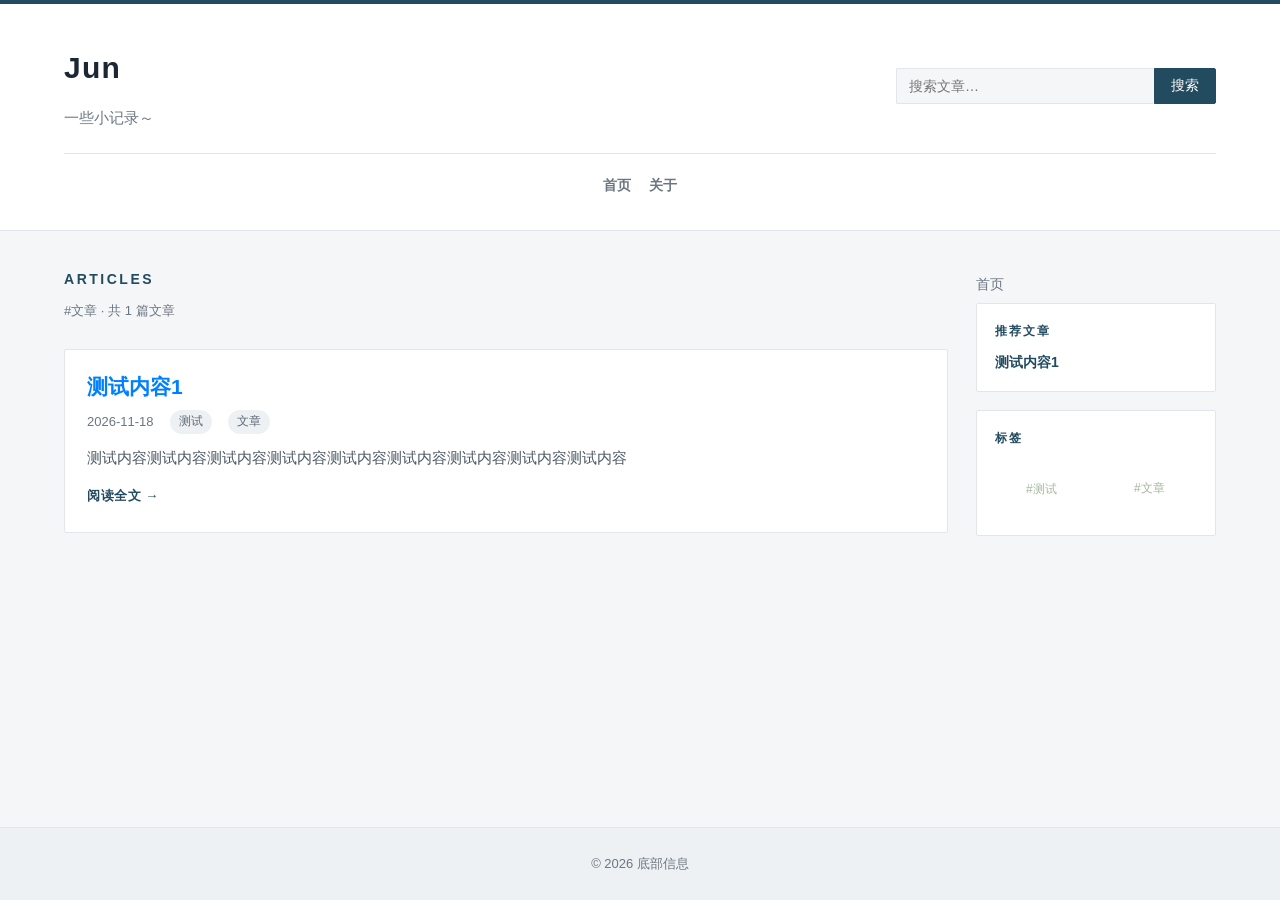
<file: blog/posts/tags/文章/list.html>
<!doctype html>
<html lang="zh-CN">
<head>
  <meta charset="UTF-8">
  <meta name="viewport" content="width=device-width, initial-scale=1.0">
  <title>#文章 - Jun</title>
  <link rel="stylesheet" href="../../../assets/style.css"><style>pre code.hljs {
  display: block;
  overflow-x: auto;
  padding: 1em
}
code.hljs {
  padding: 3px 5px
}
/*!
  Theme: GitHub
  Description: Light theme as seen on github.com
  Author: github.com
  Maintainer: @Hirse
  Updated: 2021-05-15

  Outdated base version: https://github.com/primer/github-syntax-light
  Current colors taken from GitHub's CSS
*/
.hljs {
  color: #24292e;
  background: #ffffff
}
.hljs-doctag,
.hljs-keyword,
.hljs-meta .hljs-keyword,
.hljs-template-tag,
.hljs-template-variable,
.hljs-type,
.hljs-variable.language_ {
  /* prettylights-syntax-keyword */
  color: #d73a49
}
.hljs-title,
.hljs-title.class_,
.hljs-title.class_.inherited__,
.hljs-title.function_ {
  /* prettylights-syntax-entity */
  color: #6f42c1
}
.hljs-attr,
.hljs-attribute,
.hljs-literal,
.hljs-meta,
.hljs-number,
.hljs-operator,
.hljs-variable,
.hljs-selector-attr,
.hljs-selector-class,
.hljs-selector-id {
  /* prettylights-syntax-constant */
  color: #005cc5
}
.hljs-regexp,
.hljs-string,
.hljs-meta .hljs-string {
  /* prettylights-syntax-string */
  color: #032f62
}
.hljs-built_in,
.hljs-symbol {
  /* prettylights-syntax-variable */
  color: #e36209
}
.hljs-comment,
.hljs-code,
.hljs-formula {
  /* prettylights-syntax-comment */
  color: #6a737d
}
.hljs-name,
.hljs-quote,
.hljs-selector-tag,
.hljs-selector-pseudo {
  /* prettylights-syntax-entity-tag */
  color: #22863a
}
.hljs-subst {
  /* prettylights-syntax-storage-modifier-import */
  color: #24292e
}
.hljs-section {
  /* prettylights-syntax-markup-heading */
  color: #005cc5;
  font-weight: bold
}
.hljs-bullet {
  /* prettylights-syntax-markup-list */
  color: #735c0f
}
.hljs-emphasis {
  /* prettylights-syntax-markup-italic */
  color: #24292e;
  font-style: italic
}
.hljs-strong {
  /* prettylights-syntax-markup-bold */
  color: #24292e;
  font-weight: bold
}
.hljs-addition {
  /* prettylights-syntax-markup-inserted */
  color: #22863a;
  background-color: #f0fff4
}
.hljs-deletion {
  /* prettylights-syntax-markup-deleted */
  color: #b31d28;
  background-color: #ffeef0
}
.hljs-char.escape_,
.hljs-link,
.hljs-params,
.hljs-property,
.hljs-punctuation,
.hljs-tag {
  /* purposely ignored */
  
}
.post-content .code-block { display: flex; flex-direction: column; margin: 1.4em 0; border: 1px solid #e6eaed; border-radius: 3px; overflow: hidden; background: #f6f8fa; }
.post-content .code-block__toolbar { display: flex; justify-content: flex-end; padding: 4px 10px; background: #f0f2f4; border-bottom: 1px solid #e6eaed; }
.post-content .code-block__copy { display: inline-flex; align-items: center; gap: 4px; padding: 2px 8px; color: #57606a; background: #fff; border: 1px solid #d0d7de; border-radius: 3px; font-size: 11px; line-height: 18px; cursor: pointer; }
.post-content .code-block__copy:hover { color: #0969da; border-color: #0969da; }
.post-content .code-block__copy.is-copied { color: #1a7f37; border-color: #1a7f37; }
.post-content .code-block__main { display: flex; min-width: 0; }
.post-content .code-block__gutter { flex: none; margin: 0; padding: 14px 10px 14px 14px; border-right: 1px solid #e6eaed; background: #f0f2f4; color: #9aa5af; text-align: right; white-space: pre; user-select: none; font-family: 'SFMono-Regular', Consolas, 'Liberation Mono', Menlo, monospace; font-size: 13px; line-height: 1.7; }
.post-content .code-block__pre { flex: 1; min-width: 0; margin: 0; padding: 14px 16px; overflow-x: auto; background: transparent; font-family: 'SFMono-Regular', Consolas, 'Liberation Mono', Menlo, monospace; font-size: 13px; line-height: 1.7; }
.post-content .code-block__pre code.hljs { padding: 0; background: transparent; white-space: pre; }</style>
</head>
<body>
<header class="site-header">
  <div class="site-header__inner">
    <div class="site-header__top">
      <div class="site-header__brand">
        <h1 class="site-title"><a href="../../../index.html">Jun</a></h1>
        <p class="site-desc">一些小记录～</p>
      </div>
      <form class="site-search" action="../../../search.html" method="get" role="search">
        <input type="search" name="q" class="site-search__input" placeholder="搜索文章…" autocomplete="off" aria-label="搜索文章">
        <button type="submit" class="site-search__submit">搜索</button>
      </form>
    </div>
    <nav class="site-nav">
      <div class="site-menu site-menu--head">
    <div class="site-menu__item">
      <a href="../../../index.html">首页</a>
    </div>
    <div class="site-menu__item">
      <a href="../../../pages/about.html">关于</a>
    </div>
  </div>
      
    </nav>
  </div>
</header>
<main class="site-main">
  <h2 class="section-title">Articles</h2>
  <p class="section-count">#文章 · 共 1 篇文章</p>
  <div class="post-list">
    
      <article class="post-item">
        
        <div class="post-item__body">
          <h2><a href="../../../posts/uncategorized/article-9a2keTfAmd.html"  style="color:#0080ff">测试内容1</a></h2>
          <div class="post-meta"><span>2026-11-18</span><span class="post-meta__tag">测试</span><span class="post-meta__tag">文章</span></div>
          <p class="post-summary">测试内容测试内容测试内容测试内容测试内容测试内容测试内容测试内容测试内容</p>
          <a class="read-more" href="../../../posts/uncategorized/article-9a2keTfAmd.html">阅读全文 →</a>
        </div>
      </article>
    
  </div>
  <aside class="site-aside">
<nav class="site-menu site-menu--sidebar">
    <a class="site-menu__link" href="../../../index.html">首页</a>
  </nav>
<section class="side-block side-block--posts">
    <h3>推荐文章</h3>
    <ul class="related-list">
      <li class="related-list__item related-list__item--lv5"><a href="../../../posts/uncategorized/article-9a2keTfAmd.html">测试内容1</a></li>
    </ul>
  </section>
<section class="side-block side-block--tags">
    <h3>标签</h3>
    <div class="tag-cloud" style="height:58px">
      <a class="tag-cloud__item tag-cloud__item--lv1" style="--x:23.0%;--y:51.2%;--dur:8.1s;--delay:-4.5s;color:#a4b89e" href="../../../posts/tags/%E6%B5%8B%E8%AF%95/list.html">#测试</a>
      <a class="tag-cloud__item tag-cloud__item--lv1" style="--x:76.4%;--y:50.2%;--dur:7.6s;--delay:-1.6s;color:#a4b89e" href="../../../posts/tags/%E6%96%87%E7%AB%A0/list.html">#文章</a>
    </div>
  </section>
</aside>
</main>
<footer class="site-footer">© 2026 底部信息</footer>
<script>(function(){var COPY="<svg viewBox=\"0 0 24 24\" width=\"14\" height=\"14\" fill=\"none\" stroke=\"currentColor\" stroke-width=\"2\" stroke-linecap=\"round\" stroke-linejoin=\"round\" aria-hidden=\"true\"><rect x=\"9\" y=\"9\" width=\"13\" height=\"13\" rx=\"2\" ry=\"2\"></rect><path d=\"M5 15H4a2 2 0 0 1-2-2V4a2 2 0 0 1 2-2h9a2 2 0 0 1 2 2v1\"></path></svg>",CHECK="<svg viewBox=\"0 0 24 24\" width=\"14\" height=\"14\" fill=\"none\" stroke=\"currentColor\" stroke-width=\"2\" stroke-linecap=\"round\" stroke-linejoin=\"round\" aria-hidden=\"true\"><polyline points=\"20 6 9 17 4 12\"></polyline></svg>";function reset(b){b.classList.remove('is-copied');b.innerHTML=COPY+'<span class="code-block__copy-label">复制</span>';}function done(b){if(b._resetTimer)clearTimeout(b._resetTimer);b.classList.add('is-copied');b.innerHTML=CHECK+'<span class="code-block__copy-label">已复制</span>';b._resetTimer=setTimeout(function(){reset(b);},1600);}function fallback(t){var a=document.createElement('textarea');a.value=t;a.setAttribute('readonly','');a.style.position='fixed';a.style.opacity='0';document.body.appendChild(a);a.select();try{document.execCommand('copy');}catch(e){}document.body.removeChild(a);}document.addEventListener('click',function(e){var b=e.target&&e.target.closest&&e.target.closest('.code-block__copy');if(!b)return;var block=b.closest('.code-block');var code=block&&block.querySelector('.code-block__pre code');if(!code)return;var text=code.textContent||'';done(b);if(navigator.clipboard&&navigator.clipboard.writeText){navigator.clipboard.writeText(text).catch(function(){fallback(text);});}else{fallback(text);}});})();</script>
</body>
</html>
</file>
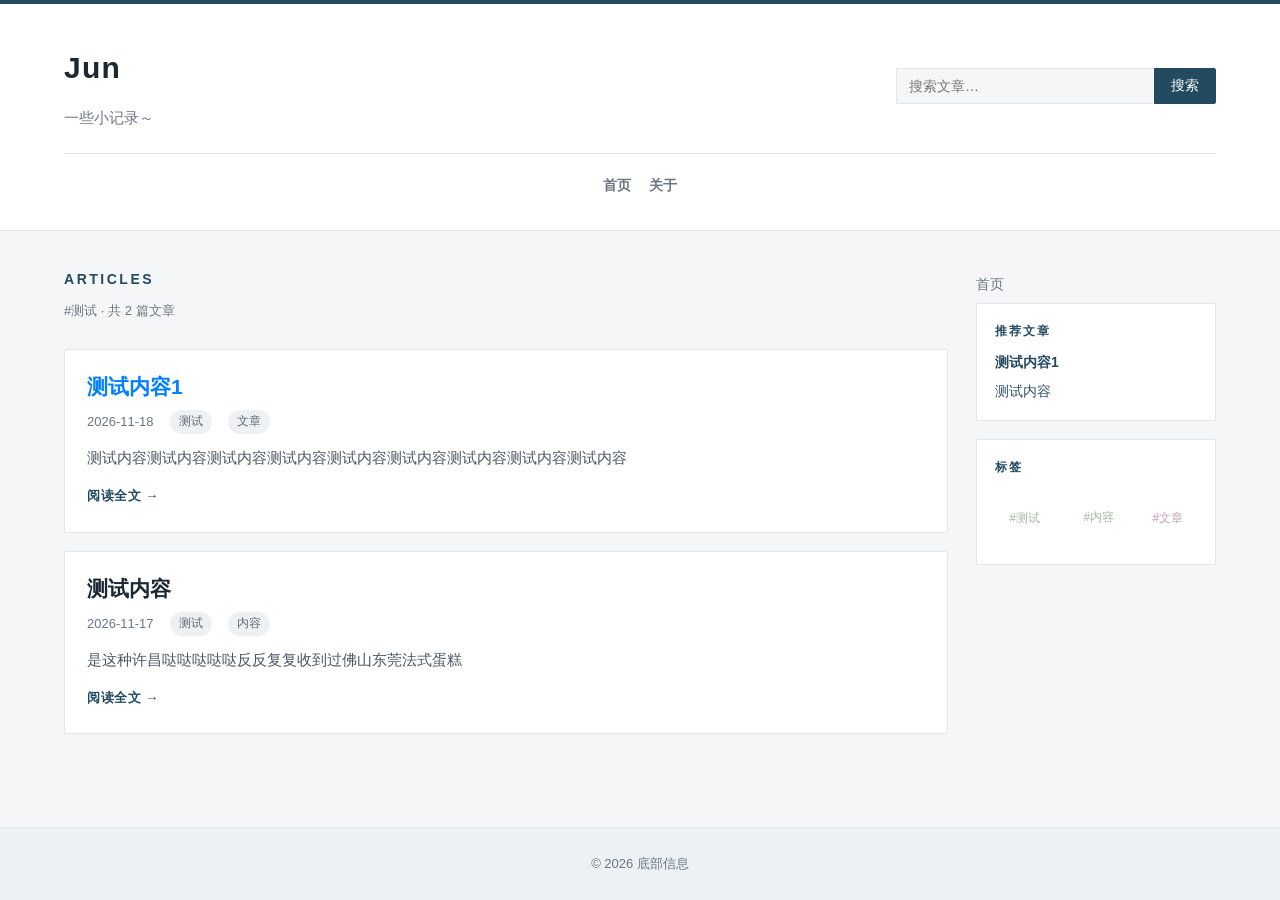
<file: blog/posts/tags/测试/list.html>
<!doctype html>
<html lang="zh-CN">
<head>
  <meta charset="UTF-8">
  <meta name="viewport" content="width=device-width, initial-scale=1.0">
  <title>#测试 - Jun</title>
  <link rel="stylesheet" href="../../../assets/style.css"><style>pre code.hljs {
  display: block;
  overflow-x: auto;
  padding: 1em
}
code.hljs {
  padding: 3px 5px
}
/*!
  Theme: GitHub
  Description: Light theme as seen on github.com
  Author: github.com
  Maintainer: @Hirse
  Updated: 2021-05-15

  Outdated base version: https://github.com/primer/github-syntax-light
  Current colors taken from GitHub's CSS
*/
.hljs {
  color: #24292e;
  background: #ffffff
}
.hljs-doctag,
.hljs-keyword,
.hljs-meta .hljs-keyword,
.hljs-template-tag,
.hljs-template-variable,
.hljs-type,
.hljs-variable.language_ {
  /* prettylights-syntax-keyword */
  color: #d73a49
}
.hljs-title,
.hljs-title.class_,
.hljs-title.class_.inherited__,
.hljs-title.function_ {
  /* prettylights-syntax-entity */
  color: #6f42c1
}
.hljs-attr,
.hljs-attribute,
.hljs-literal,
.hljs-meta,
.hljs-number,
.hljs-operator,
.hljs-variable,
.hljs-selector-attr,
.hljs-selector-class,
.hljs-selector-id {
  /* prettylights-syntax-constant */
  color: #005cc5
}
.hljs-regexp,
.hljs-string,
.hljs-meta .hljs-string {
  /* prettylights-syntax-string */
  color: #032f62
}
.hljs-built_in,
.hljs-symbol {
  /* prettylights-syntax-variable */
  color: #e36209
}
.hljs-comment,
.hljs-code,
.hljs-formula {
  /* prettylights-syntax-comment */
  color: #6a737d
}
.hljs-name,
.hljs-quote,
.hljs-selector-tag,
.hljs-selector-pseudo {
  /* prettylights-syntax-entity-tag */
  color: #22863a
}
.hljs-subst {
  /* prettylights-syntax-storage-modifier-import */
  color: #24292e
}
.hljs-section {
  /* prettylights-syntax-markup-heading */
  color: #005cc5;
  font-weight: bold
}
.hljs-bullet {
  /* prettylights-syntax-markup-list */
  color: #735c0f
}
.hljs-emphasis {
  /* prettylights-syntax-markup-italic */
  color: #24292e;
  font-style: italic
}
.hljs-strong {
  /* prettylights-syntax-markup-bold */
  color: #24292e;
  font-weight: bold
}
.hljs-addition {
  /* prettylights-syntax-markup-inserted */
  color: #22863a;
  background-color: #f0fff4
}
.hljs-deletion {
  /* prettylights-syntax-markup-deleted */
  color: #b31d28;
  background-color: #ffeef0
}
.hljs-char.escape_,
.hljs-link,
.hljs-params,
.hljs-property,
.hljs-punctuation,
.hljs-tag {
  /* purposely ignored */
  
}
.post-content .code-block { display: flex; flex-direction: column; margin: 1.4em 0; border: 1px solid #e6eaed; border-radius: 3px; overflow: hidden; background: #f6f8fa; }
.post-content .code-block__toolbar { display: flex; justify-content: flex-end; padding: 4px 10px; background: #f0f2f4; border-bottom: 1px solid #e6eaed; }
.post-content .code-block__copy { display: inline-flex; align-items: center; gap: 4px; padding: 2px 8px; color: #57606a; background: #fff; border: 1px solid #d0d7de; border-radius: 3px; font-size: 11px; line-height: 18px; cursor: pointer; }
.post-content .code-block__copy:hover { color: #0969da; border-color: #0969da; }
.post-content .code-block__copy.is-copied { color: #1a7f37; border-color: #1a7f37; }
.post-content .code-block__main { display: flex; min-width: 0; }
.post-content .code-block__gutter { flex: none; margin: 0; padding: 14px 10px 14px 14px; border-right: 1px solid #e6eaed; background: #f0f2f4; color: #9aa5af; text-align: right; white-space: pre; user-select: none; font-family: 'SFMono-Regular', Consolas, 'Liberation Mono', Menlo, monospace; font-size: 13px; line-height: 1.7; }
.post-content .code-block__pre { flex: 1; min-width: 0; margin: 0; padding: 14px 16px; overflow-x: auto; background: transparent; font-family: 'SFMono-Regular', Consolas, 'Liberation Mono', Menlo, monospace; font-size: 13px; line-height: 1.7; }
.post-content .code-block__pre code.hljs { padding: 0; background: transparent; white-space: pre; }</style>
</head>
<body>
<header class="site-header">
  <div class="site-header__inner">
    <div class="site-header__top">
      <div class="site-header__brand">
        <h1 class="site-title"><a href="../../../index.html">Jun</a></h1>
        <p class="site-desc">一些小记录～</p>
      </div>
      <form class="site-search" action="../../../search.html" method="get" role="search">
        <input type="search" name="q" class="site-search__input" placeholder="搜索文章…" autocomplete="off" aria-label="搜索文章">
        <button type="submit" class="site-search__submit">搜索</button>
      </form>
    </div>
    <nav class="site-nav">
      <div class="site-menu site-menu--head">
    <div class="site-menu__item">
      <a href="../../../index.html">首页</a>
    </div>
    <div class="site-menu__item">
      <a href="../../../pages/about.html">关于</a>
    </div>
  </div>
      
    </nav>
  </div>
</header>
<main class="site-main">
  <h2 class="section-title">Articles</h2>
  <p class="section-count">#测试 · 共 2 篇文章</p>
  <div class="post-list">
    
      <article class="post-item">
        
        <div class="post-item__body">
          <h2><a href="../../../posts/uncategorized/article-9a2keTfAmd.html"  style="color:#0080ff">测试内容1</a></h2>
          <div class="post-meta"><span>2026-11-18</span><span class="post-meta__tag">测试</span><span class="post-meta__tag">文章</span></div>
          <p class="post-summary">测试内容测试内容测试内容测试内容测试内容测试内容测试内容测试内容测试内容</p>
          <a class="read-more" href="../../../posts/uncategorized/article-9a2keTfAmd.html">阅读全文 →</a>
        </div>
      </article>
    
      <article class="post-item">
        
        <div class="post-item__body">
          <h2><a href="../../../posts/uncategorized/article-iF2oNzbaLW.html"  style="color:#1b2733">测试内容</a></h2>
          <div class="post-meta"><span>2026-11-17</span><span class="post-meta__tag">测试</span><span class="post-meta__tag">内容</span></div>
          <p class="post-summary">是这种许昌哒哒哒哒哒反反复复收到过佛山东莞法式蛋糕</p>
          <a class="read-more" href="../../../posts/uncategorized/article-iF2oNzbaLW.html">阅读全文 →</a>
        </div>
      </article>
    
  </div>
  <aside class="site-aside">
<nav class="site-menu site-menu--sidebar">
    <a class="site-menu__link" href="../../../index.html">首页</a>
  </nav>
<section class="side-block side-block--posts">
    <h3>推荐文章</h3>
    <ul class="related-list">
      <li class="related-list__item related-list__item--lv5"><a href="../../../posts/uncategorized/article-9a2keTfAmd.html">测试内容1</a></li>
      <li class="related-list__item related-list__item--lv4"><a href="../../../posts/uncategorized/article-iF2oNzbaLW.html">测试内容</a></li>
    </ul>
  </section>
<section class="side-block side-block--tags">
    <h3>标签</h3>
    <div class="tag-cloud" style="height:58px">
      <a class="tag-cloud__item tag-cloud__item--lv1" style="--x:14.7%;--y:51.2%;--dur:8.1s;--delay:-4.5s;color:#a4b89e" href="../../../posts/tags/%E6%B5%8B%E8%AF%95/list.html">#测试</a>
      <a class="tag-cloud__item tag-cloud__item--lv1" style="--x:51.4%;--y:50.2%;--dur:7.6s;--delay:-1.6s;color:#a4b89e" href="../../../posts/tags/%E5%86%85%E5%AE%B9/list.html">#内容</a>
      <a class="tag-cloud__item tag-cloud__item--lv1" style="--x:85.4%;--y:51.3%;--dur:8.8s;--delay:-1.6s;color:#c2a0ae" href="../../../posts/tags/%E6%96%87%E7%AB%A0/list.html">#文章</a>
    </div>
  </section>
</aside>
</main>
<footer class="site-footer">© 2026 底部信息</footer>
<script>(function(){var COPY="<svg viewBox=\"0 0 24 24\" width=\"14\" height=\"14\" fill=\"none\" stroke=\"currentColor\" stroke-width=\"2\" stroke-linecap=\"round\" stroke-linejoin=\"round\" aria-hidden=\"true\"><rect x=\"9\" y=\"9\" width=\"13\" height=\"13\" rx=\"2\" ry=\"2\"></rect><path d=\"M5 15H4a2 2 0 0 1-2-2V4a2 2 0 0 1 2-2h9a2 2 0 0 1 2 2v1\"></path></svg>",CHECK="<svg viewBox=\"0 0 24 24\" width=\"14\" height=\"14\" fill=\"none\" stroke=\"currentColor\" stroke-width=\"2\" stroke-linecap=\"round\" stroke-linejoin=\"round\" aria-hidden=\"true\"><polyline points=\"20 6 9 17 4 12\"></polyline></svg>";function reset(b){b.classList.remove('is-copied');b.innerHTML=COPY+'<span class="code-block__copy-label">复制</span>';}function done(b){if(b._resetTimer)clearTimeout(b._resetTimer);b.classList.add('is-copied');b.innerHTML=CHECK+'<span class="code-block__copy-label">已复制</span>';b._resetTimer=setTimeout(function(){reset(b);},1600);}function fallback(t){var a=document.createElement('textarea');a.value=t;a.setAttribute('readonly','');a.style.position='fixed';a.style.opacity='0';document.body.appendChild(a);a.select();try{document.execCommand('copy');}catch(e){}document.body.removeChild(a);}document.addEventListener('click',function(e){var b=e.target&&e.target.closest&&e.target.closest('.code-block__copy');if(!b)return;var block=b.closest('.code-block');var code=block&&block.querySelector('.code-block__pre code');if(!code)return;var text=code.textContent||'';done(b);if(navigator.clipboard&&navigator.clipboard.writeText){navigator.clipboard.writeText(text).catch(function(){fallback(text);});}else{fallback(text);}});})();</script>
</body>
</html>
</file>
<file: blog/assets/style.css>
:root {
  --ink: #1b2733;
  --muted: #6b7683;
  --line: #e2e6ea;
  --accent: #234b60;
  --accent-soft: #edf2f5;
  --bg: #f5f6f7;
  --card: #ffffff;
}
* { box-sizing: border-box; }
html { scroll-behavior: smooth; min-height: 100%; }
body {
  margin: 0;
  min-height: 100vh;
  display: flex;
  flex-direction: column;
  background: var(--bg);
  color: var(--ink);
  font-family: -apple-system, BlinkMacSystemFont, "Segoe UI", "PingFang SC", "Hiragino Sans GB", "Microsoft YaHei", sans-serif;
  font-size: 16px;
  line-height: 1.85;
  -webkit-font-smoothing: antialiased;
}
a { color: var(--accent); text-decoration: none; }
a:hover { text-decoration: underline; }
img { max-width: 100%; }
.site-header {
  background: var(--card);
  border-top: 4px solid var(--accent);
  border-bottom: 1px solid var(--line);
}
.site-header__inner {
  max-width: 1200px;
  margin: 0 auto;
  padding: 36px 24px 30px;
}
.site-header__top { display: flex; align-items: center; justify-content: space-between; gap: 24px; }
.site-header__brand { min-width: 0; }
.site-search { display: flex; flex: 0 0 320px; max-width: 100%; }
.site-search__input {
  flex: 1 1 auto;
  min-width: 0;
  padding: 8px 12px;
  font-size: 14px;
  color: var(--ink);
  background: var(--bg);
  border: 1px solid var(--line);
  border-right: 0;
  border-radius: 2px 0 0 2px;
  outline: none;
}
.site-search__input:focus { border-color: var(--accent); background: var(--card); }
.site-search__submit {
  flex: none;
  padding: 8px 16px;
  font-size: 14px;
  color: #fff;
  background: var(--accent);
  border: 1px solid var(--accent);
  border-radius: 0 2px 2px 0;
  cursor: pointer;
}
.site-search__submit:hover { opacity: .88; }
.search-summary { margin: 0 0 18px; padding: 10px 14px; font-size: 14px; color: var(--muted); background: var(--card); border-left: 3px solid var(--accent); }
.site-title {
  margin: 0;
  font-size: 30px;
  font-weight: 700;
  letter-spacing: .04em;
}
.site-title a { color: inherit; }
.site-desc {
  margin: 8px 0 0;
  color: var(--muted);
  font-size: 15px;
}
.site-nav {
  margin-top: 22px;
  padding-top: 16px;
  border-top: 1px solid var(--line);
  display: flex;
  flex-wrap: wrap;
  align-items: center;
  justify-content: center;
  text-align: center;
  gap: 10px 22px;
}
.site-nav a { font-size: 14px; font-weight: 700; color: var(--muted); }
.site-nav a:hover { color: var(--accent); }
.site-nav a.is-active { color: var(--accent); }
.site-menu--head { display: flex; flex-wrap: wrap; align-items: center; justify-content: center; gap: 2px 18px; }
.site-menu__item { position: relative; }
.site-menu__children {
  display: none;
  position: absolute;
  top: 100%;
  left: 0;
  z-index: 10;
  min-width: 160px;
  flex-direction: column;
  padding: 6px 0;
  background: var(--card);
  border: 1px solid var(--line);
  box-shadow: 0 8px 24px rgba(27, 39, 51, .08);
}
.site-menu__item:hover > .site-menu__children,
.site-menu__item:focus-within > .site-menu__children { display: flex; }
.site-menu__children a { display: block; padding: 6px 14px; color: var(--muted); font-size: 13px; white-space: nowrap; }
.site-menu__children a:hover { background: var(--accent-soft); color: var(--accent); text-decoration: none; }
.site-main { position: relative; flex: 1 0 auto; width: 100%; max-width: 1200px; margin: 0 auto; padding: 36px 24px 64px; }
.site-main:has(.site-aside .site-menu--sidebar),
.site-main:has(.site-aside .side-block) { padding-right: 292px; }
.site-aside { position: absolute; top: 36px; right: 24px; width: 240px; }
.site-menu--sidebar .site-menu__group { margin-bottom: 6px; }
.site-menu--sidebar summary { cursor: pointer; font-size: 14px; color: var(--muted); }
.site-menu--sidebar summary a { color: inherit; }
.site-menu--sidebar .site-menu__children {
  display: none;
  position: static;
  min-width: 0;
  padding: 4px 0 6px 14px;
  background: transparent;
  border: 0;
  box-shadow: none;
}
.site-menu--sidebar details[open] > .site-menu__children { display: flex; }
.site-menu--sidebar .site-menu__link { display: block; padding: 5px 0; font-size: 14px; color: var(--muted); }
.site-menu--sidebar .site-menu__link:hover { color: var(--accent); }
.side-block {
  background: var(--card);
  border: 1px solid var(--line);
  border-radius: 2px;
  padding: 16px 18px 18px;
  margin-bottom: 18px;
}
.side-block:last-child { margin-bottom: 0; }
.side-block h3 {
  margin: 0 0 10px;
  font-size: 12px;
  font-weight: 700;
  letter-spacing: .16em;
  text-transform: uppercase;
  color: var(--accent);
}
.related-list { margin: 0; padding: 0; list-style: none; }
.related-list__item { margin-bottom: 8px; line-height: 1.5; }
.related-list__item:last-child { margin-bottom: 0; }
.related-list__item a { display: block; }
.related-list__item--lv1 a { font-size: 14px; color: #8a95a1; }
.related-list__item--lv2 a { font-size: 14px; color: #6b7683; }
.related-list__item--lv3 a { font-size: 14px; color: #4b5f6f; }
.related-list__item--lv4 a { font-size: 14px; color: #335265; }
.related-list__item--lv5 a { font-size: 14px; color: var(--accent); font-weight: 600; }
.tag-cloud { position: relative; overflow: hidden; }
.tag-cloud__item { position: absolute; left: var(--x); top: var(--y); white-space: nowrap; transform: translate(-50%, -50%); transform-origin: center; transition: color .22s ease, text-shadow .22s ease, filter .22s ease, scale .28s cubic-bezier(.2, .8, .25, 1); animation: tag-float var(--dur) ease-in-out var(--delay) infinite alternate; }
@keyframes tag-float {
  from { translate: 0 -5px; }
  to { translate: 0 5px; }
}
.tag-cloud__item:hover { z-index: 10; animation-play-state: paused; scale: 1.18; filter: saturate(1.35); text-shadow: 0 3px 12px rgba(0, 0, 0, .18); }
@media (prefers-reduced-motion: reduce) { .tag-cloud__item { animation: none; } }
.tag-cloud__item--lv1 { font-size: 12px; }
.tag-cloud__item--lv2 { font-size: 13px; }
.tag-cloud__item--lv3 { font-size: 15px; }
.tag-cloud__item--lv4 { font-size: 17px; }
.tag-cloud__item--lv5 { font-size: 19px; font-weight: 600; }
.section-title {
  margin: 0 0 6px;
  font-size: 14px;
  font-weight: 700;
  letter-spacing: .18em;
  color: var(--accent);
  text-transform: uppercase;
}
.section-count { color: var(--muted); font-size: 13px; margin: 0 0 26px; }
.section-block { margin-bottom: 40px; }
.section-more { display: inline-block; margin-top: 18px; font-size: 13px; font-weight: 600; }
.category-grid {
  display: grid;
  grid-template-columns: repeat(auto-fill, minmax(220px, 1fr));
  gap: 14px;
}
.category-card {
  display: block;
  background: var(--card);
  border: 1px solid var(--line);
  padding: 18px 20px;
  border-radius: 2px;
  transition: border-color .18s ease;
}
.category-card:hover { border-color: #c6d0d7; text-decoration: none; }
.category-card strong { display: block; font-size: 16px; }
.category-card span { display: block; margin-top: 4px; font-size: 12px; color: var(--muted); }
.post-list { display: flex; flex-direction: column; gap: 18px; }
.post-item {
  display: flex;
  gap: 26px;
  background: var(--card);
  border: 1px solid var(--line);
  border-radius: 2px;
  padding: 22px;
  transition: border-color .18s ease, box-shadow .18s ease;
}
.post-item:hover { border-color: #c6d0d7; box-shadow: 0 6px 22px rgba(27, 39, 51, .06); }
.post-item__thumb {
  flex: 0 0 230px;
  width: 230px;
  height: 148px;
  overflow: hidden;
  background: var(--accent-soft);
}
.post-item__thumb img { width: 100%; height: 100%; object-fit: cover; display: block; }
.post-item__body { min-width: 0; flex: 1; }
.post-item h2 { margin: 0 0 8px; font-size: 21px; line-height: 1.45; font-weight: 700; }
.post-item h2 a { color: inherit; }
.post-meta {
  display: flex;
  flex-wrap: wrap;
  gap: 6px 16px;
  color: var(--muted);
  font-size: 13px;
  margin-bottom: 10px;
}
.post-meta__dot::before { content: "·"; margin-right: 16px; color: #b7bec5; }
.post-meta__tag { display: inline-block; padding: 2px 9px; border-radius: 12px; background: #eef1f3; color: #5c6875; font-size: 12px; line-height: 1.6; }
.post-meta__draft { display: inline-flex; align-items: center; gap: 5px; margin-left: auto; padding: 3px 10px; border-radius: 12px; background: #fff2e8; color: #d4380d; font-size: 12px; line-height: 1.6; white-space: nowrap; }
.post-meta__draft-icon { flex: none; }
.post-summary { margin: 0; color: #4b5764; font-size: 15px; }
.read-more {
  display: inline-block;
  margin-top: 12px;
  font-size: 13px;
  font-weight: 600;
  letter-spacing: .04em;
}
.back-link { display: inline-block; margin-bottom: 24px; font-size: 14px; color: var(--muted); }
.back-link:hover { color: var(--accent); }
.post-detail {
  background: var(--card);
  border: 1px solid var(--line);
  border-radius: 2px;
  padding: 44px 48px 52px;
}
.post-detail h1 { margin: 0 0 16px; font-size: 34px; line-height: 1.35; letter-spacing: .02em; }
.post-detail__lead {
  margin: 0 0 28px;
  padding-left: 16px;
  border-left: 3px solid var(--accent);
  color: #4b5764;
  font-size: 16px;
}
.post-content { font-size: 16px; color: #26333f; word-break: break-word; }
.post-content h1, .post-content h2, .post-content h3 { line-height: 1.4; margin: 1.6em 0 .7em; }
.post-content p { margin: 1em 0; }
.post-content blockquote {
  margin: 1.4em 0;
  padding: 10px 20px;
  border-left: 4px solid var(--accent);
  background: var(--accent-soft);
  color: #40505f;
}
.post-content pre { background: #f3f5f6; padding: 16px; overflow-x: auto; border-radius: 2px; }
.post-content code { background: #f0f2f4; padding: 2px 5px; border-radius: 2px; font-size: .92em; }
.post-content img { border-radius: 2px; }
.post-content .ql-align-center { text-align: center; }
.post-content .ql-align-right { text-align: right; }
.post-content .ql-align-justify { text-align: justify; }
.post-tags {
  margin-top: 36px;
  padding-top: 20px;
  border-top: 1px solid var(--line);
  display: flex;
  flex-wrap: wrap;
  gap: 8px;
}
.tag {
  background: var(--accent-soft);
  color: var(--accent);
  font-size: 12px;
  padding: 3px 10px;
  border-radius: 2px;
}
.site-footer {
  flex-shrink: 0;
  background: #eef1f3;
  border-top: 1px solid var(--line);
  color: var(--muted);
  font-size: 13px;
  text-align: center;
  padding: 24px;
}
.empty { background: var(--card); border: 1px solid var(--line); padding: 48px; text-align: center; color: var(--muted); }
.search-form { display: flex; gap: 8px; margin-bottom: 24px; }
.search-form input { flex: 1; padding: 10px 12px; border: 1px solid var(--line); border-radius: 2px; }
.search-form button { padding: 10px 18px; background: var(--accent); color: #fff; border: 0; border-radius: 2px; cursor: pointer; }
@media (max-width: 700px) {
  .post-item { flex-direction: column; gap: 16px; }
  .post-item__thumb { flex-basis: auto; width: 100%; height: 190px; }
  .post-detail { padding: 28px 20px 36px; }
  .post-detail h1 { font-size: 26px; }
  .site-header__inner { padding: 28px 20px 24px; }
  .site-header__top { flex-direction: column; gap: 14px; }
  .site-search { flex: 1 1 auto; width: 100%; }
  .site-main:has(.site-aside .site-menu--sidebar),
  .site-main:has(.site-aside .side-block) { padding-right: 24px; }
  .site-aside { position: static; width: auto; margin-top: 28px; }
}
</file>
